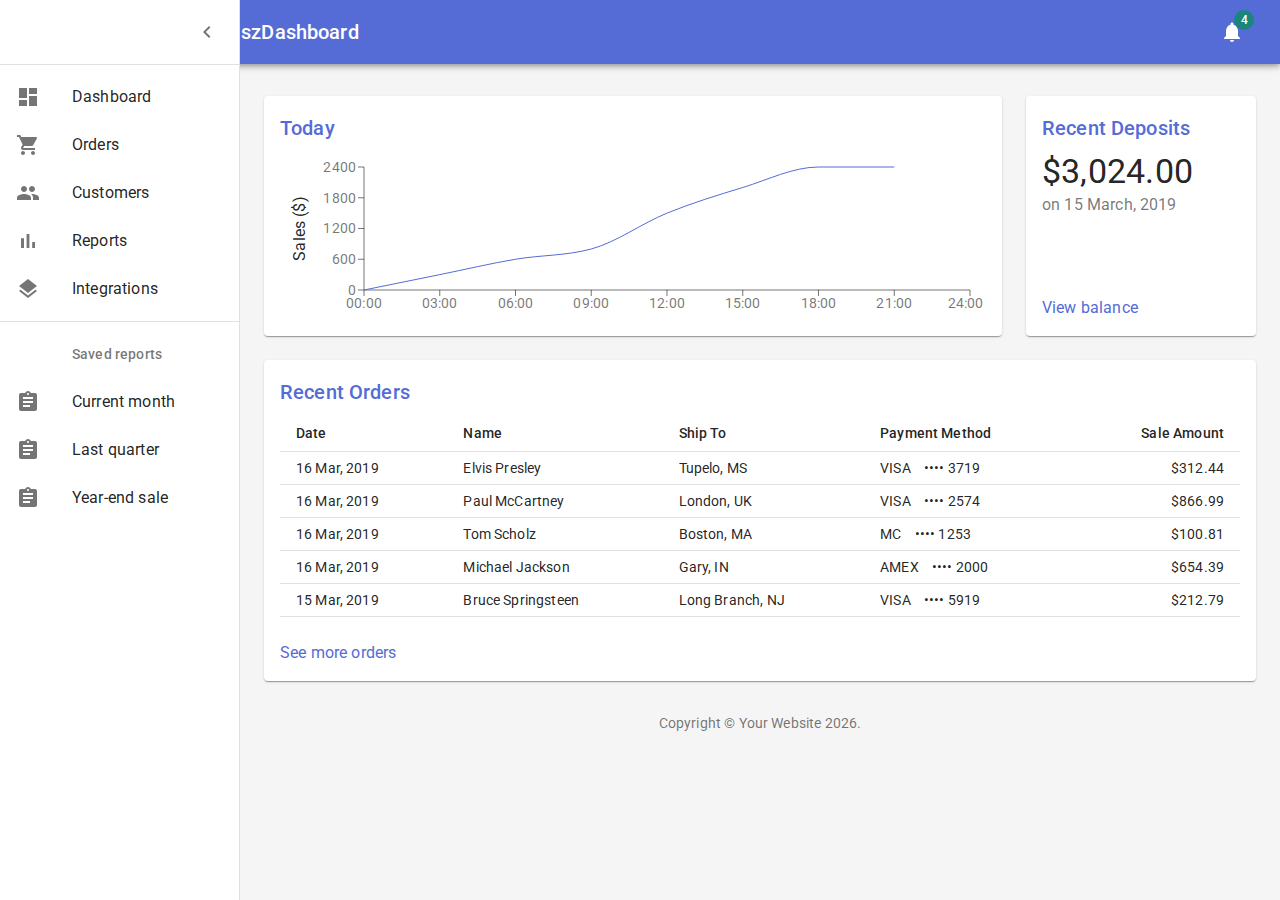
<file: index.html>
<!DOCTYPE html><html><head><meta charSet="utf-8"/><meta http-equiv="x-ua-compatible" content="ie=edge"/><meta name="viewport" content="width=device-width, initial-scale=1, shrink-to-fit=no"/><style data-href="/styles.2ede13fd3fc5569bf501.css" id="gatsby-global-css">body{margin:0;font-family:-apple-system,BlinkMacSystemFont,Segoe UI,Roboto,Oxygen,Ubuntu,Cantarell,Fira Sans,Droid Sans,Helvetica Neue,sans-serif;-webkit-font-smoothing:antialiased;-moz-osx-font-smoothing:grayscale}code{font-family:source-code-pro,Menlo,Monaco,Consolas,Courier New,monospace}.SZApp{text-align:center}.SZApp-logo{height:40vmin;pointer-events:none}@media (prefers-reduced-motion:no-preference){.SZApp-logo{animation:SZApp-logo-spin 20s linear infinite}}.SZApp-header{background-color:#282c34;min-height:100vh;display:flex;flex-direction:column;align-items:center;justify-content:center;font-size:calc(10px + 2vmin);color:#fff}.SZApp-link{color:#61dafb}@keyframes SZApp-logo-spin{0%{transform:rotate(0deg)}to{transform:rotate(1turn)}}</style><meta name="generator" content="Gatsby 2.32.3"/><style id="jss-server-side">.MuiDrawer-docked{flex:0 0 auto}.MuiDrawer-paper{top:0;flex:1 0 auto;height:100%;display:flex;outline:0;z-index:1200;position:fixed;overflow-y:auto;flex-direction:column;-webkit-overflow-scrolling:touch}.MuiDrawer-paperAnchorLeft{left:0;right:auto}.MuiDrawer-paperAnchorRight{left:auto;right:0}.MuiDrawer-paperAnchorTop{top:0;left:0;right:0;bottom:auto;height:auto;max-height:100%}.MuiDrawer-paperAnchorBottom{top:auto;left:0;right:0;bottom:0;height:auto;max-height:100%}.MuiDrawer-paperAnchorDockedLeft{border-right:1px solid rgba(0,0,0,.12)}.MuiDrawer-paperAnchorDockedTop{border-bottom:1px solid rgba(0,0,0,.12)}.MuiDrawer-paperAnchorDockedRight{border-left:1px solid rgba(0,0,0,.12)}.MuiDrawer-paperAnchorDockedBottom{border-top:1px solid rgba(0,0,0,.12)}.MuiTableCell-root{display:table-cell;padding:16px;font-size:.875rem;text-align:left;font-family:Roboto,Helvetica,Arial,sans-serif;font-weight:400;line-height:1.43;border-bottom:1px solid #e0e0e0;letter-spacing:.01071em;vertical-align:inherit}.MuiTableCell-head{color:rgba(0,0,0,.87);font-weight:500;line-height:1.5rem}.MuiTableCell-body{color:rgba(0,0,0,.87)}.MuiTableCell-footer{color:rgba(0,0,0,.54);font-size:.75rem;line-height:1.3125rem}.MuiTableCell-sizeSmall{padding:6px 16px}.MuiTableCell-sizeSmall.MuiTableCell-paddingCheckbox{width:24px;padding:0 12px 0 16px}.MuiTableCell-sizeSmall.MuiTableCell-paddingCheckbox>*{padding:0}.MuiTableCell-paddingCheckbox{width:48px;padding:0 0 0 4px}.MuiTableCell-paddingNone{padding:0}.MuiTableCell-alignLeft{text-align:left}.MuiTableCell-alignCenter{text-align:center}.MuiTableCell-alignRight{text-align:right;flex-direction:row-reverse}.MuiTableCell-alignJustify{text-align:justify}.MuiTableCell-stickyHeader{top:0;left:0;z-index:2;position:-webkit-sticky;position:sticky;background-color:#fff}.jss1{padding-right:24px}.jss2{display:flex;padding:0 8px;min-height:56px;align-items:center;justify-content:flex-end}@media (min-width:0px) and (orientation:landscape){.jss2{min-height:48px}}@media (min-width:600px){.jss2{min-height:64px}}.jss3{z-index:1201;transition:width 195ms cubic-bezier(.4,0,.6,1) 0s,margin 195ms cubic-bezier(.4,0,.6,1) 0s}.jss4{width:calc(100% - 240px);transition:width 225ms cubic-bezier(.4,0,.6,1) 0s,margin 225ms cubic-bezier(.4,0,.6,1) 0s;margin-left:240px}.jss5{margin-right:36px}.jss6{display:none}.jss7{width:240px;position:relative;box-sizing:border-box;transition:width 225ms cubic-bezier(.4,0,.6,1) 0s;white-space:nowrap}.jss8{width:56px;overflow-x:hidden;transition:width 195ms cubic-bezier(.4,0,.6,1) 0s}@media (min-width:600px){.jss8{width:72px}}.jss9{min-height:56px}@media (min-width:0px) and (orientation:landscape){.jss9{min-height:48px}}@media (min-width:600px){.jss9{min-height:64px}}</style><title data-react-helmet="true"></title><link data-react-helmet="true" href="https://fonts.googleapis.com/css?family=Roboto:400,500,700&amp;display=swap" rel="stylesheet"/><meta data-react-helmet="true" name="viewport" content="initial-scale=1, width=device-width"/><link as="script" rel="preload" href="/webpack-runtime-06281d6cc81f910197bb.js"/><link as="script" rel="preload" href="/framework-cb37257835832d9565ad.js"/><link as="script" rel="preload" href="/app-b4f35aa07eeab828e79e.js"/><link as="script" rel="preload" href="/styles-540f25bd5e5cb35d6f53.js"/><link as="script" rel="preload" href="/commons-dde5ada4bcb9fe601f67.js"/><link as="script" rel="preload" href="/7598f5c153d917feee09bcdbb08ba8b0bdf896ac-5d44127b56e440a4b9e6.js"/><link as="script" rel="preload" href="/e73882fb2dc9695678150c844212755149d19f19-fcc68952013297e457ad.js"/><link as="script" rel="preload" href="/0ecc82bcee60f3cc1402b9c54e625aafe41d940b-99a328e1c442cbaaedc7.js"/><link as="script" rel="preload" href="/component---src-pages-index-js-a4d920208114480cff53.js"/><link as="fetch" rel="preload" href="/page-data\index\page-data.json" crossorigin="anonymous"/><link as="fetch" rel="preload" href="/page-data\app-data.json" crossorigin="anonymous"/></head><body><div id="___gatsby"><style data-emotion="css-global o6gwfi">html{-webkit-font-smoothing:antialiased;-moz-osx-font-smoothing:grayscale;box-sizing:border-box;-webkit-text-size-adjust:100%;}*,*::before,*::after{box-sizing:inherit;}strong,b{font-weight:700;}body{margin:0;color:rgba(0, 0, 0, 0.87);font-family:"Roboto","Helvetica","Arial",sans-serif;font-weight:400;font-size:1rem;line-height:1.5;letter-spacing:0.00938em;background-color:#fff;}@media print{body{background-color:#fff;}}body::backdrop{background-color:#fff;}</style><div style="outline:none" tabindex="-1" id="gatsby-focus-wrapper"><style data-emotion="css 15fev7r-MuiGrid-root">.css-15fev7r-MuiGrid-root{box-sizing:border-box;display:-webkit-box;display:-webkit-flex;display:-ms-flexbox;display:flex;-webkit-box-flex-wrap:wrap;-webkit-flex-wrap:wrap;-ms-flex-wrap:wrap;flex-wrap:wrap;width:100%;}</style><div class="MuiGrid-root MuiGrid-container css-15fev7r-MuiGrid-root" justify="center"><style data-emotion="css 1lomthf">.css-1lomthf{display:-webkit-box;display:-webkit-flex;display:-ms-flexbox;display:flex;}</style><div class="css-1lomthf"><style data-emotion="css-global o6gwfi">html{-webkit-font-smoothing:antialiased;-moz-osx-font-smoothing:grayscale;box-sizing:border-box;-webkit-text-size-adjust:100%;}*,*::before,*::after{box-sizing:inherit;}strong,b{font-weight:700;}body{margin:0;color:rgba(0, 0, 0, 0.87);font-family:"Roboto","Helvetica","Arial",sans-serif;font-weight:400;font-size:1rem;line-height:1.5;letter-spacing:0.00938em;background-color:#fff;}@media print{body{background-color:#fff;}}body::backdrop{background-color:#fff;}</style><style data-emotion="css 6pex5k-MuiAppBar-root">.css-6pex5k-MuiAppBar-root{display:-webkit-box;display:-webkit-flex;display:-ms-flexbox;display:flex;-webkit-flex-direction:column;-ms-flex-direction:column;flex-direction:column;width:100%;box-sizing:border-box;-webkit-flex-shrink:0;-ms-flex-negative:0;flex-shrink:0;position:absolute;z-index:1100;top:0;left:auto;right:0;background-color:#556cd6;color:#fff;}</style><style data-emotion="css 1s2emsa-MuiPaper-root-MuiAppBar-root">.css-1s2emsa-MuiPaper-root-MuiAppBar-root{background-color:#fff;color:rgba(0, 0, 0, 0.87);-webkit-transition:box-shadow 300ms cubic-bezier(0.4, 0, 0.2, 1) 0ms;transition:box-shadow 300ms cubic-bezier(0.4, 0, 0.2, 1) 0ms;box-shadow:0px 2px 4px -1px rgba(0,0,0,0.2),0px 4px 5px 0px rgba(0,0,0,0.14),0px 1px 10px 0px rgba(0,0,0,0.12);display:-webkit-box;display:-webkit-flex;display:-ms-flexbox;display:flex;-webkit-flex-direction:column;-ms-flex-direction:column;flex-direction:column;width:100%;box-sizing:border-box;-webkit-flex-shrink:0;-ms-flex-negative:0;flex-shrink:0;position:absolute;z-index:1100;top:0;left:auto;right:0;background-color:#556cd6;color:#fff;}</style><header class="MuiPaper-root MuiPaper-elevation MuiPaper-elevation4 MuiAppBar-root MuiAppBar-colorPrimary MuiAppBar-positionAbsolute jss3 jss4 css-1s2emsa-MuiPaper-root-MuiAppBar-root"><style data-emotion="css 1t29gy6-MuiToolbar-root">.css-1t29gy6-MuiToolbar-root{position:relative;display:-webkit-box;display:-webkit-flex;display:-ms-flexbox;display:flex;-webkit-align-items:center;-webkit-box-align:center;-ms-flex-align:center;align-items:center;padding-left:16px;padding-right:16px;min-height:56px;}@media (min-width:600px){.css-1t29gy6-MuiToolbar-root{padding-left:24px;padding-right:24px;}}@media (min-width:0px) and (orientation: landscape){.css-1t29gy6-MuiToolbar-root{min-height:48px;}}@media (min-width:600px){.css-1t29gy6-MuiToolbar-root{min-height:64px;}}</style><div class="MuiToolbar-root MuiToolbar-gutters MuiToolbar-regular jss1 css-1t29gy6-MuiToolbar-root"><style data-emotion="css 64449b-MuiIconButton-root">.css-64449b-MuiIconButton-root{text-align:center;-webkit-flex:0 0 auto;-ms-flex:0 0 auto;flex:0 0 auto;font-size:1.5rem;padding:12px;border-radius:50%;overflow:visible;color:rgba(0, 0, 0, 0.54);-webkit-transition:background-color 150ms cubic-bezier(0.4, 0, 0.2, 1) 0ms;transition:background-color 150ms cubic-bezier(0.4, 0, 0.2, 1) 0ms;margin-left:-12px;color:inherit;}.css-64449b-MuiIconButton-root:hover{background-color:rgba(0, 0, 0, 0.04);}@media (hover: none){.css-64449b-MuiIconButton-root:hover{background-color:transparent;}}.css-64449b-MuiIconButton-root.Mui-disabled{background-color:transparent;color:rgba(0, 0, 0, 0.26);}</style><style data-emotion="css 1quinol-MuiButtonBase-root-MuiIconButton-root">.css-1quinol-MuiButtonBase-root-MuiIconButton-root{display:-webkit-inline-box;display:-webkit-inline-flex;display:-ms-inline-flexbox;display:inline-flex;-webkit-align-items:center;-webkit-box-align:center;-ms-flex-align:center;align-items:center;-webkit-box-pack:center;-ms-flex-pack:center;-webkit-justify-content:center;justify-content:center;position:relative;box-sizing:border-box;-webkit-tap-highlight-color:transparent;background-color:transparent;outline:0;border:0;margin:0;border-radius:0;padding:0;cursor:pointer;-webkit-user-select:none;-moz-user-select:none;-ms-user-select:none;user-select:none;vertical-align:middle;-moz-appearance:none;-webkit-appearance:none;-webkit-text-decoration:none;text-decoration:none;color:inherit;text-align:center;-webkit-flex:0 0 auto;-ms-flex:0 0 auto;flex:0 0 auto;font-size:1.5rem;padding:12px;border-radius:50%;overflow:visible;color:rgba(0, 0, 0, 0.54);-webkit-transition:background-color 150ms cubic-bezier(0.4, 0, 0.2, 1) 0ms;transition:background-color 150ms cubic-bezier(0.4, 0, 0.2, 1) 0ms;margin-left:-12px;color:inherit;}.css-1quinol-MuiButtonBase-root-MuiIconButton-root::-moz-focus-inner{border-style:none;}.css-1quinol-MuiButtonBase-root-MuiIconButton-root.Mui-disabled{pointer-events:none;cursor:default;}@media print{.css-1quinol-MuiButtonBase-root-MuiIconButton-root{color-adjust:exact;}}.css-1quinol-MuiButtonBase-root-MuiIconButton-root:hover{background-color:rgba(0, 0, 0, 0.04);}@media (hover: none){.css-1quinol-MuiButtonBase-root-MuiIconButton-root:hover{background-color:transparent;}}.css-1quinol-MuiButtonBase-root-MuiIconButton-root.Mui-disabled{background-color:transparent;color:rgba(0, 0, 0, 0.26);}</style><button class="MuiButtonBase-root MuiIconButton-root MuiIconButton-colorInherit MuiIconButton-edgeStart MuiIconButton-sizeMedium jss5 jss6 css-1quinol-MuiButtonBase-root-MuiIconButton-root" tabindex="0" type="button" aria-label="open drawer"><style data-emotion="css 4jkopv-MuiIconButton-label">.css-4jkopv-MuiIconButton-label{width:100%;display:-webkit-box;display:-webkit-flex;display:-ms-flexbox;display:flex;-webkit-align-items:inherit;-webkit-box-align:inherit;-ms-flex-align:inherit;align-items:inherit;-webkit-box-pack:inherit;-ms-flex-pack:inherit;-webkit-justify-content:inherit;justify-content:inherit;}</style><span class="MuiIconButton-label css-4jkopv-MuiIconButton-label">       <style data-emotion="css i4bv87-MuiSvgIcon-root">.css-i4bv87-MuiSvgIcon-root{-webkit-user-select:none;-moz-user-select:none;-ms-user-select:none;user-select:none;width:1em;height:1em;display:inline-block;fill:currentColor;-webkit-flex-shrink:0;-ms-flex-negative:0;flex-shrink:0;-webkit-transition:fill 200ms cubic-bezier(0.4, 0, 0.2, 1) 0ms;transition:fill 200ms cubic-bezier(0.4, 0, 0.2, 1) 0ms;font-size:1.5rem;}</style><svg class="MuiSvgIcon-root MuiSvgIcon-fontSizeMedium css-i4bv87-MuiSvgIcon-root" focusable="false" viewBox="0 0 24 24" aria-hidden="true" data-testid="MenuIcon"><path d="M3 18h18v-2H3v2zm0-5h18v-2H3v2zm0-7v2h18V6H3z"></path></svg>         </span></button><style data-emotion="css 1avfqrq-MuiTypography-root">.css-1avfqrq-MuiTypography-root{margin:0;font-family:"Roboto","Helvetica","Arial",sans-serif;font-weight:500;font-size:1.25rem;line-height:1.6;letter-spacing:0.0075em;overflow:hidden;text-overflow:ellipsis;white-space:nowrap;color:inherit;-webkit-box-flex:1;-webkit-flex-grow:1;-ms-flex-positive:1;flex-grow:1;padding-left:176px;}</style><h1 class="MuiTypography-root MuiTypography-h6 MuiTypography-noWrap css-1avfqrq-MuiTypography-root"> szDashboard </h1><style data-emotion="css u63oub-MuiIconButton-root">.css-u63oub-MuiIconButton-root{text-align:center;-webkit-flex:0 0 auto;-ms-flex:0 0 auto;flex:0 0 auto;font-size:1.5rem;padding:12px;border-radius:50%;overflow:visible;color:rgba(0, 0, 0, 0.54);-webkit-transition:background-color 150ms cubic-bezier(0.4, 0, 0.2, 1) 0ms;transition:background-color 150ms cubic-bezier(0.4, 0, 0.2, 1) 0ms;color:inherit;}.css-u63oub-MuiIconButton-root:hover{background-color:rgba(0, 0, 0, 0.04);}@media (hover: none){.css-u63oub-MuiIconButton-root:hover{background-color:transparent;}}.css-u63oub-MuiIconButton-root.Mui-disabled{background-color:transparent;color:rgba(0, 0, 0, 0.26);}</style><style data-emotion="css 1drqkcs-MuiButtonBase-root-MuiIconButton-root">.css-1drqkcs-MuiButtonBase-root-MuiIconButton-root{display:-webkit-inline-box;display:-webkit-inline-flex;display:-ms-inline-flexbox;display:inline-flex;-webkit-align-items:center;-webkit-box-align:center;-ms-flex-align:center;align-items:center;-webkit-box-pack:center;-ms-flex-pack:center;-webkit-justify-content:center;justify-content:center;position:relative;box-sizing:border-box;-webkit-tap-highlight-color:transparent;background-color:transparent;outline:0;border:0;margin:0;border-radius:0;padding:0;cursor:pointer;-webkit-user-select:none;-moz-user-select:none;-ms-user-select:none;user-select:none;vertical-align:middle;-moz-appearance:none;-webkit-appearance:none;-webkit-text-decoration:none;text-decoration:none;color:inherit;text-align:center;-webkit-flex:0 0 auto;-ms-flex:0 0 auto;flex:0 0 auto;font-size:1.5rem;padding:12px;border-radius:50%;overflow:visible;color:rgba(0, 0, 0, 0.54);-webkit-transition:background-color 150ms cubic-bezier(0.4, 0, 0.2, 1) 0ms;transition:background-color 150ms cubic-bezier(0.4, 0, 0.2, 1) 0ms;color:inherit;}.css-1drqkcs-MuiButtonBase-root-MuiIconButton-root::-moz-focus-inner{border-style:none;}.css-1drqkcs-MuiButtonBase-root-MuiIconButton-root.Mui-disabled{pointer-events:none;cursor:default;}@media print{.css-1drqkcs-MuiButtonBase-root-MuiIconButton-root{color-adjust:exact;}}.css-1drqkcs-MuiButtonBase-root-MuiIconButton-root:hover{background-color:rgba(0, 0, 0, 0.04);}@media (hover: none){.css-1drqkcs-MuiButtonBase-root-MuiIconButton-root:hover{background-color:transparent;}}.css-1drqkcs-MuiButtonBase-root-MuiIconButton-root.Mui-disabled{background-color:transparent;color:rgba(0, 0, 0, 0.26);}</style><button class="MuiButtonBase-root MuiIconButton-root MuiIconButton-colorInherit MuiIconButton-sizeMedium css-1drqkcs-MuiButtonBase-root-MuiIconButton-root" tabindex="0" type="button"><span class="MuiIconButton-label css-4jkopv-MuiIconButton-label"><style data-emotion="css 1c32n2y-MuiBadge-root">.css-1c32n2y-MuiBadge-root{position:relative;display:-webkit-inline-box;display:-webkit-inline-flex;display:-ms-inline-flexbox;display:inline-flex;vertical-align:middle;-webkit-flex-shrink:0;-ms-flex-negative:0;flex-shrink:0;}</style><span class="MuiBadge-root css-1c32n2y-MuiBadge-root"><svg class="MuiSvgIcon-root MuiSvgIcon-fontSizeMedium css-i4bv87-MuiSvgIcon-root" focusable="false" viewBox="0 0 24 24" aria-hidden="true" data-testid="NotificationsIcon"><path d="M12 22c1.1 0 2-.9 2-2h-4c0 1.1.89 2 2 2zm6-6v-5c0-3.07-1.64-5.64-4.5-6.32V4c0-.83-.67-1.5-1.5-1.5s-1.5.67-1.5 1.5v.68C7.63 5.36 6 7.92 6 11v5l-2 2v1h16v-1l-2-2z"></path></svg><style data-emotion="css 7hbaih-MuiBadge-badge">.css-7hbaih-MuiBadge-badge{display:-webkit-box;display:-webkit-flex;display:-ms-flexbox;display:flex;-webkit-flex-direction:row;-ms-flex-direction:row;flex-direction:row;-webkit-box-flex-wrap:wrap;-webkit-flex-wrap:wrap;-ms-flex-wrap:wrap;flex-wrap:wrap;-webkit-box-pack:center;-ms-flex-pack:center;-webkit-justify-content:center;justify-content:center;-webkit-align-content:center;-ms-flex-line-pack:center;align-content:center;-webkit-align-items:center;-webkit-box-align:center;-ms-flex-align:center;align-items:center;position:absolute;box-sizing:border-box;font-family:"Roboto","Helvetica","Arial",sans-serif;font-weight:500;font-size:0.75rem;min-width:20px;line-height:1;padding:0 6px;height:20px;border-radius:10px;z-index:1;-webkit-transition:-webkit-transform 225ms cubic-bezier(0.4, 0, 0.2, 1) 0ms;transition:transform 225ms cubic-bezier(0.4, 0, 0.2, 1) 0ms;background-color:#19857b;color:#fff;top:0;right:0;-webkit-transform:scale(1) translate(50%, -50%);-moz-transform:scale(1) translate(50%, -50%);-ms-transform:scale(1) translate(50%, -50%);transform:scale(1) translate(50%, -50%);transform-origin:100% 0%;}.css-7hbaih-MuiBadge-badge.MuiBadge-invisible{-webkit-transform:scale(0) translate(50%, -50%);-moz-transform:scale(0) translate(50%, -50%);-ms-transform:scale(0) translate(50%, -50%);transform:scale(0) translate(50%, -50%);}</style><span class="MuiBadge-colorSecondary MuiBadge-badge MuiBadge-standard MuiBadge-anchorOriginTopRightRectangular css-7hbaih-MuiBadge-badge">4</span></span></span></button>        </div></header><div class="MuiDrawer-root MuiDrawer-docked"><style data-emotion="css 9mq7az-MuiPaper-root">.css-9mq7az-MuiPaper-root{background-color:#fff;color:rgba(0, 0, 0, 0.87);-webkit-transition:box-shadow 300ms cubic-bezier(0.4, 0, 0.2, 1) 0ms;transition:box-shadow 300ms cubic-bezier(0.4, 0, 0.2, 1) 0ms;box-shadow:none;}</style><div class="MuiPaper-root MuiPaper-elevation MuiPaper-elevation0 MuiDrawer-paper jss7 MuiDrawer-paperAnchorLeft MuiDrawer-paperAnchorDockedLeft css-9mq7az-MuiPaper-root"><div class="jss2"><style data-emotion="css 18fjo1x-MuiIconButton-root">.css-18fjo1x-MuiIconButton-root{text-align:center;-webkit-flex:0 0 auto;-ms-flex:0 0 auto;flex:0 0 auto;font-size:1.5rem;padding:12px;border-radius:50%;overflow:visible;color:rgba(0, 0, 0, 0.54);-webkit-transition:background-color 150ms cubic-bezier(0.4, 0, 0.2, 1) 0ms;transition:background-color 150ms cubic-bezier(0.4, 0, 0.2, 1) 0ms;}.css-18fjo1x-MuiIconButton-root:hover{background-color:rgba(0, 0, 0, 0.04);}@media (hover: none){.css-18fjo1x-MuiIconButton-root:hover{background-color:transparent;}}.css-18fjo1x-MuiIconButton-root.Mui-disabled{background-color:transparent;color:rgba(0, 0, 0, 0.26);}</style><style data-emotion="css 1uaxfgw-MuiButtonBase-root-MuiIconButton-root">.css-1uaxfgw-MuiButtonBase-root-MuiIconButton-root{display:-webkit-inline-box;display:-webkit-inline-flex;display:-ms-inline-flexbox;display:inline-flex;-webkit-align-items:center;-webkit-box-align:center;-ms-flex-align:center;align-items:center;-webkit-box-pack:center;-ms-flex-pack:center;-webkit-justify-content:center;justify-content:center;position:relative;box-sizing:border-box;-webkit-tap-highlight-color:transparent;background-color:transparent;outline:0;border:0;margin:0;border-radius:0;padding:0;cursor:pointer;-webkit-user-select:none;-moz-user-select:none;-ms-user-select:none;user-select:none;vertical-align:middle;-moz-appearance:none;-webkit-appearance:none;-webkit-text-decoration:none;text-decoration:none;color:inherit;text-align:center;-webkit-flex:0 0 auto;-ms-flex:0 0 auto;flex:0 0 auto;font-size:1.5rem;padding:12px;border-radius:50%;overflow:visible;color:rgba(0, 0, 0, 0.54);-webkit-transition:background-color 150ms cubic-bezier(0.4, 0, 0.2, 1) 0ms;transition:background-color 150ms cubic-bezier(0.4, 0, 0.2, 1) 0ms;}.css-1uaxfgw-MuiButtonBase-root-MuiIconButton-root::-moz-focus-inner{border-style:none;}.css-1uaxfgw-MuiButtonBase-root-MuiIconButton-root.Mui-disabled{pointer-events:none;cursor:default;}@media print{.css-1uaxfgw-MuiButtonBase-root-MuiIconButton-root{color-adjust:exact;}}.css-1uaxfgw-MuiButtonBase-root-MuiIconButton-root:hover{background-color:rgba(0, 0, 0, 0.04);}@media (hover: none){.css-1uaxfgw-MuiButtonBase-root-MuiIconButton-root:hover{background-color:transparent;}}.css-1uaxfgw-MuiButtonBase-root-MuiIconButton-root.Mui-disabled{background-color:transparent;color:rgba(0, 0, 0, 0.26);}</style><button class="MuiButtonBase-root MuiIconButton-root MuiIconButton-sizeMedium css-1uaxfgw-MuiButtonBase-root-MuiIconButton-root" tabindex="0" type="button"><span class="MuiIconButton-label css-4jkopv-MuiIconButton-label"><svg class="MuiSvgIcon-root MuiSvgIcon-fontSizeMedium css-i4bv87-MuiSvgIcon-root" focusable="false" viewBox="0 0 24 24" aria-hidden="true" data-testid="ChevronLeftIcon"><path d="M15.41 7.41L14 6l-6 6 6 6 1.41-1.41L10.83 12z"></path></svg></span></button></div><style data-emotion="css 9mgopn-MuiDivider-root">.css-9mgopn-MuiDivider-root{margin:0;-webkit-flex-shrink:0;-ms-flex-negative:0;flex-shrink:0;border-width:0;border-style:solid;border-color:rgba(0, 0, 0, 0.12);border-bottom-width:thin;}</style><hr class="MuiDivider-root MuiDivider-fullWidth css-9mgopn-MuiDivider-root"/><style data-emotion="css h4y409-MuiList-root">.css-h4y409-MuiList-root{list-style:none;margin:0;padding:0;position:relative;padding-top:8px;padding-bottom:8px;}</style><ul class="MuiList-root MuiList-padding css-h4y409-MuiList-root"><div><style data-emotion="css 1aicf9f-MuiListItem-root">.css-1aicf9f-MuiListItem-root{display:-webkit-box;display:-webkit-flex;display:-ms-flexbox;display:flex;-webkit-box-pack:start;-ms-flex-pack:start;-webkit-justify-content:flex-start;justify-content:flex-start;-webkit-align-items:center;-webkit-box-align:center;-ms-flex-align:center;align-items:center;position:relative;-webkit-text-decoration:none;text-decoration:none;width:100%;box-sizing:border-box;text-align:left;padding-top:8px;padding-bottom:8px;padding-left:16px;padding-right:16px;-webkit-transition:background-color 150ms cubic-bezier(0.4, 0, 0.2, 1) 0ms;transition:background-color 150ms cubic-bezier(0.4, 0, 0.2, 1) 0ms;}.css-1aicf9f-MuiListItem-root.Mui-focusVisible{background-color:rgba(0, 0, 0, 0.12);}.css-1aicf9f-MuiListItem-root.Mui-selected{background-color:rgba(85, 108, 214, 0.08);}.css-1aicf9f-MuiListItem-root.Mui-selected.Mui-focusVisible{background-color:rgba(85, 108, 214, 0.2);}.css-1aicf9f-MuiListItem-root.Mui-disabled{opacity:0.38;}.css-1aicf9f-MuiListItem-root:hover{-webkit-text-decoration:none;text-decoration:none;background-color:rgba(0, 0, 0, 0.04);}@media (hover: none){.css-1aicf9f-MuiListItem-root:hover{background-color:transparent;}}.css-1aicf9f-MuiListItem-root.Mui-selected:hover{background-color:rgba(85, 108, 214, 0.12);}@media (hover: none){.css-1aicf9f-MuiListItem-root.Mui-selected:hover{background-color:rgba(85, 108, 214, 0.08);}}</style><style data-emotion="css 1hx7mdf-MuiButtonBase-root-MuiListItem-root">.css-1hx7mdf-MuiButtonBase-root-MuiListItem-root{display:-webkit-inline-box;display:-webkit-inline-flex;display:-ms-inline-flexbox;display:inline-flex;-webkit-align-items:center;-webkit-box-align:center;-ms-flex-align:center;align-items:center;-webkit-box-pack:center;-ms-flex-pack:center;-webkit-justify-content:center;justify-content:center;position:relative;box-sizing:border-box;-webkit-tap-highlight-color:transparent;background-color:transparent;outline:0;border:0;margin:0;border-radius:0;padding:0;cursor:pointer;-webkit-user-select:none;-moz-user-select:none;-ms-user-select:none;user-select:none;vertical-align:middle;-moz-appearance:none;-webkit-appearance:none;-webkit-text-decoration:none;text-decoration:none;color:inherit;display:-webkit-box;display:-webkit-flex;display:-ms-flexbox;display:flex;-webkit-box-pack:start;-ms-flex-pack:start;-webkit-justify-content:flex-start;justify-content:flex-start;-webkit-align-items:center;-webkit-box-align:center;-ms-flex-align:center;align-items:center;position:relative;-webkit-text-decoration:none;text-decoration:none;width:100%;box-sizing:border-box;text-align:left;padding-top:8px;padding-bottom:8px;padding-left:16px;padding-right:16px;-webkit-transition:background-color 150ms cubic-bezier(0.4, 0, 0.2, 1) 0ms;transition:background-color 150ms cubic-bezier(0.4, 0, 0.2, 1) 0ms;}.css-1hx7mdf-MuiButtonBase-root-MuiListItem-root::-moz-focus-inner{border-style:none;}.css-1hx7mdf-MuiButtonBase-root-MuiListItem-root.Mui-disabled{pointer-events:none;cursor:default;}@media print{.css-1hx7mdf-MuiButtonBase-root-MuiListItem-root{color-adjust:exact;}}.css-1hx7mdf-MuiButtonBase-root-MuiListItem-root.Mui-focusVisible{background-color:rgba(0, 0, 0, 0.12);}.css-1hx7mdf-MuiButtonBase-root-MuiListItem-root.Mui-selected{background-color:rgba(85, 108, 214, 0.08);}.css-1hx7mdf-MuiButtonBase-root-MuiListItem-root.Mui-selected.Mui-focusVisible{background-color:rgba(85, 108, 214, 0.2);}.css-1hx7mdf-MuiButtonBase-root-MuiListItem-root.Mui-disabled{opacity:0.38;}.css-1hx7mdf-MuiButtonBase-root-MuiListItem-root:hover{-webkit-text-decoration:none;text-decoration:none;background-color:rgba(0, 0, 0, 0.04);}@media (hover: none){.css-1hx7mdf-MuiButtonBase-root-MuiListItem-root:hover{background-color:transparent;}}.css-1hx7mdf-MuiButtonBase-root-MuiListItem-root.Mui-selected:hover{background-color:rgba(85, 108, 214, 0.12);}@media (hover: none){.css-1hx7mdf-MuiButtonBase-root-MuiListItem-root.Mui-selected:hover{background-color:rgba(85, 108, 214, 0.08);}}</style><div class="MuiButtonBase-root MuiListItem-root MuiListItem-gutters MuiListItem-button css-1hx7mdf-MuiButtonBase-root-MuiListItem-root" tabindex="0" role="button" aria-disabled="false"><style data-emotion="css cveggr-MuiListItemIcon-root">.css-cveggr-MuiListItemIcon-root{min-width:56px;color:rgba(0, 0, 0, 0.54);-webkit-flex-shrink:0;-ms-flex-negative:0;flex-shrink:0;display:-webkit-inline-box;display:-webkit-inline-flex;display:-ms-inline-flexbox;display:inline-flex;}</style><div class="MuiListItemIcon-root css-cveggr-MuiListItemIcon-root"><svg class="MuiSvgIcon-root MuiSvgIcon-fontSizeMedium css-i4bv87-MuiSvgIcon-root" focusable="false" viewBox="0 0 24 24" aria-hidden="true" data-testid="DashboardIcon"><path d="M3 13h8V3H3v10zm0 8h8v-6H3v6zm10 0h8V11h-8v10zm0-18v6h8V3h-8z"></path></svg></div><style data-emotion="css tlelie-MuiListItemText-root">.css-tlelie-MuiListItemText-root{-webkit-flex:1 1 auto;-ms-flex:1 1 auto;flex:1 1 auto;min-width:0;margin-top:4px;margin-bottom:4px;}</style><div class="MuiListItemText-root css-tlelie-MuiListItemText-root"><style data-emotion="css 10hburv-MuiTypography-root">.css-10hburv-MuiTypography-root{margin:0;font-family:"Roboto","Helvetica","Arial",sans-serif;font-weight:400;font-size:1rem;line-height:1.5;letter-spacing:0.00938em;display:block;}</style><span class="MuiTypography-root MuiTypography-body1 MuiListItemText-primary css-10hburv-MuiTypography-root">Dashboard</span></div></div><div class="MuiButtonBase-root MuiListItem-root MuiListItem-gutters MuiListItem-button css-1hx7mdf-MuiButtonBase-root-MuiListItem-root" tabindex="0" role="button" aria-disabled="false"><div class="MuiListItemIcon-root css-cveggr-MuiListItemIcon-root"><svg class="MuiSvgIcon-root MuiSvgIcon-fontSizeMedium css-i4bv87-MuiSvgIcon-root" focusable="false" viewBox="0 0 24 24" aria-hidden="true" data-testid="ShoppingCartIcon"><path d="M7 18c-1.1 0-1.99.9-1.99 2S5.9 22 7 22s2-.9 2-2-.9-2-2-2zM1 2v2h2l3.6 7.59-1.35 2.45c-.16.28-.25.61-.25.96 0 1.1.9 2 2 2h12v-2H7.42c-.14 0-.25-.11-.25-.25l.03-.12.9-1.63h7.45c.75 0 1.41-.41 1.75-1.03l3.58-6.49c.08-.14.12-.31.12-.48 0-.55-.45-1-1-1H5.21l-.94-2H1zm16 16c-1.1 0-1.99.9-1.99 2s.89 2 1.99 2 2-.9 2-2-.9-2-2-2z"></path></svg></div><div class="MuiListItemText-root css-tlelie-MuiListItemText-root"><span class="MuiTypography-root MuiTypography-body1 MuiListItemText-primary css-10hburv-MuiTypography-root">Orders</span></div></div><div class="MuiButtonBase-root MuiListItem-root MuiListItem-gutters MuiListItem-button css-1hx7mdf-MuiButtonBase-root-MuiListItem-root" tabindex="0" role="button" aria-disabled="false"><div class="MuiListItemIcon-root css-cveggr-MuiListItemIcon-root"><svg class="MuiSvgIcon-root MuiSvgIcon-fontSizeMedium css-i4bv87-MuiSvgIcon-root" focusable="false" viewBox="0 0 24 24" aria-hidden="true" data-testid="PeopleIcon"><path d="M16 11c1.66 0 2.99-1.34 2.99-3S17.66 5 16 5c-1.66 0-3 1.34-3 3s1.34 3 3 3zm-8 0c1.66 0 2.99-1.34 2.99-3S9.66 5 8 5C6.34 5 5 6.34 5 8s1.34 3 3 3zm0 2c-2.33 0-7 1.17-7 3.5V19h14v-2.5c0-2.33-4.67-3.5-7-3.5zm8 0c-.29 0-.62.02-.97.05 1.16.84 1.97 1.97 1.97 3.45V19h6v-2.5c0-2.33-4.67-3.5-7-3.5z"></path></svg></div><div class="MuiListItemText-root css-tlelie-MuiListItemText-root"><span class="MuiTypography-root MuiTypography-body1 MuiListItemText-primary css-10hburv-MuiTypography-root">Customers</span></div></div><div class="MuiButtonBase-root MuiListItem-root MuiListItem-gutters MuiListItem-button css-1hx7mdf-MuiButtonBase-root-MuiListItem-root" tabindex="0" role="button" aria-disabled="false"><div class="MuiListItemIcon-root css-cveggr-MuiListItemIcon-root"><svg class="MuiSvgIcon-root MuiSvgIcon-fontSizeMedium css-i4bv87-MuiSvgIcon-root" focusable="false" viewBox="0 0 24 24" aria-hidden="true" data-testid="BarChartIcon"><path d="M5 9.2h3V19H5zM10.6 5h2.8v14h-2.8zm5.6 8H19v6h-2.8z"></path></svg></div><div class="MuiListItemText-root css-tlelie-MuiListItemText-root"><span class="MuiTypography-root MuiTypography-body1 MuiListItemText-primary css-10hburv-MuiTypography-root">Reports</span></div></div><div class="MuiButtonBase-root MuiListItem-root MuiListItem-gutters MuiListItem-button css-1hx7mdf-MuiButtonBase-root-MuiListItem-root" tabindex="0" role="button" aria-disabled="false"><div class="MuiListItemIcon-root css-cveggr-MuiListItemIcon-root"><svg class="MuiSvgIcon-root MuiSvgIcon-fontSizeMedium css-i4bv87-MuiSvgIcon-root" focusable="false" viewBox="0 0 24 24" aria-hidden="true" data-testid="LayersIcon"><path d="M11.99 18.54l-7.37-5.73L3 14.07l9 7 9-7-1.63-1.27-7.38 5.74zM12 16l7.36-5.73L21 9l-9-7-9 7 1.63 1.27L12 16z"></path></svg></div><div class="MuiListItemText-root css-tlelie-MuiListItemText-root"><span class="MuiTypography-root MuiTypography-body1 MuiListItemText-primary css-10hburv-MuiTypography-root">Integrations</span></div></div></div></ul><hr class="MuiDivider-root MuiDivider-fullWidth css-9mgopn-MuiDivider-root"/><ul class="MuiList-root MuiList-padding css-h4y409-MuiList-root"><div><style data-emotion="css 1e0yljm-MuiListSubheader-root">.css-1e0yljm-MuiListSubheader-root{box-sizing:border-box;line-height:48px;list-style:none;color:rgba(0, 0, 0, 0.54);font-family:"Roboto","Helvetica","Arial",sans-serif;font-weight:500;font-size:0.875rem;padding-left:72px;padding-right:16px;-webkit-position:sticky;position:sticky;top:0;z-index:1;background-color:inherit;}</style><li class="MuiListSubheader-root MuiListSubheader-gutters MuiListSubheader-inset MuiListSubheader-sticky css-1e0yljm-MuiListSubheader-root">Saved reports</li><div class="MuiButtonBase-root MuiListItem-root MuiListItem-gutters MuiListItem-button css-1hx7mdf-MuiButtonBase-root-MuiListItem-root" tabindex="0" role="button" aria-disabled="false"><div class="MuiListItemIcon-root css-cveggr-MuiListItemIcon-root"><svg class="MuiSvgIcon-root MuiSvgIcon-fontSizeMedium css-i4bv87-MuiSvgIcon-root" focusable="false" viewBox="0 0 24 24" aria-hidden="true" data-testid="AssignmentIcon"><path d="M19 3h-4.18C14.4 1.84 13.3 1 12 1c-1.3 0-2.4.84-2.82 2H5c-1.1 0-2 .9-2 2v14c0 1.1.9 2 2 2h14c1.1 0 2-.9 2-2V5c0-1.1-.9-2-2-2zm-7 0c.55 0 1 .45 1 1s-.45 1-1 1-1-.45-1-1 .45-1 1-1zm2 14H7v-2h7v2zm3-4H7v-2h10v2zm0-4H7V7h10v2z"></path></svg></div><div class="MuiListItemText-root css-tlelie-MuiListItemText-root"><span class="MuiTypography-root MuiTypography-body1 MuiListItemText-primary css-10hburv-MuiTypography-root">Current month</span></div></div><div class="MuiButtonBase-root MuiListItem-root MuiListItem-gutters MuiListItem-button css-1hx7mdf-MuiButtonBase-root-MuiListItem-root" tabindex="0" role="button" aria-disabled="false"><div class="MuiListItemIcon-root css-cveggr-MuiListItemIcon-root"><svg class="MuiSvgIcon-root MuiSvgIcon-fontSizeMedium css-i4bv87-MuiSvgIcon-root" focusable="false" viewBox="0 0 24 24" aria-hidden="true" data-testid="AssignmentIcon"><path d="M19 3h-4.18C14.4 1.84 13.3 1 12 1c-1.3 0-2.4.84-2.82 2H5c-1.1 0-2 .9-2 2v14c0 1.1.9 2 2 2h14c1.1 0 2-.9 2-2V5c0-1.1-.9-2-2-2zm-7 0c.55 0 1 .45 1 1s-.45 1-1 1-1-.45-1-1 .45-1 1-1zm2 14H7v-2h7v2zm3-4H7v-2h10v2zm0-4H7V7h10v2z"></path></svg></div><div class="MuiListItemText-root css-tlelie-MuiListItemText-root"><span class="MuiTypography-root MuiTypography-body1 MuiListItemText-primary css-10hburv-MuiTypography-root">Last quarter</span></div></div><div class="MuiButtonBase-root MuiListItem-root MuiListItem-gutters MuiListItem-button css-1hx7mdf-MuiButtonBase-root-MuiListItem-root" tabindex="0" role="button" aria-disabled="false"><div class="MuiListItemIcon-root css-cveggr-MuiListItemIcon-root"><svg class="MuiSvgIcon-root MuiSvgIcon-fontSizeMedium css-i4bv87-MuiSvgIcon-root" focusable="false" viewBox="0 0 24 24" aria-hidden="true" data-testid="AssignmentIcon"><path d="M19 3h-4.18C14.4 1.84 13.3 1 12 1c-1.3 0-2.4.84-2.82 2H5c-1.1 0-2 .9-2 2v14c0 1.1.9 2 2 2h14c1.1 0 2-.9 2-2V5c0-1.1-.9-2-2-2zm-7 0c.55 0 1 .45 1 1s-.45 1-1 1-1-.45-1-1 .45-1 1-1zm2 14H7v-2h7v2zm3-4H7v-2h10v2zm0-4H7V7h10v2z"></path></svg></div><div class="MuiListItemText-root css-tlelie-MuiListItemText-root"><span class="MuiTypography-root MuiTypography-body1 MuiListItemText-primary css-10hburv-MuiTypography-root">Year-end sale</span></div></div></div></ul></div></div><style data-emotion="css 1vk05ry">.css-1vk05ry{background-color:#f5f5f5;-webkit-box-flex:1;-webkit-flex-grow:1;-ms-flex-positive:1;flex-grow:1;height:100vh;overflow:auto;}</style><main class="css-1vk05ry"><div class="jss9"></div><style data-emotion="css ah34wc-MuiContainer-root">.css-ah34wc-MuiContainer-root{width:100%;margin-left:auto;box-sizing:border-box;margin-right:auto;display:block;padding-left:16px;padding-right:16px;margin-top:32px;margin-bottom:32px;}@media (min-width:600px){.css-ah34wc-MuiContainer-root{padding-left:24px;padding-right:24px;}}@media (min-width:1280px){.css-ah34wc-MuiContainer-root{max-width:1280px;}}</style><div class="MuiContainer-root MuiContainer-maxWidthLg css-ah34wc-MuiContainer-root"><style data-emotion="css h51dfx-MuiGrid-root">.css-h51dfx-MuiGrid-root{box-sizing:border-box;display:-webkit-box;display:-webkit-flex;display:-ms-flexbox;display:flex;-webkit-box-flex-wrap:wrap;-webkit-flex-wrap:wrap;-ms-flex-wrap:wrap;flex-wrap:wrap;width:100%;width:calc(100% + 24px);margin-top:-24px;margin-left:-24px;}.css-h51dfx-MuiGrid-root>.MuiGrid-item{padding-top:24px;padding-left:24px;}</style><div class="MuiGrid-root MuiGrid-container MuiGrid-spacing-xs-3 css-h51dfx-MuiGrid-root"><style data-emotion="css bys2xf-MuiGrid-root">.css-bys2xf-MuiGrid-root{box-sizing:border-box;margin:0;-webkit-flex-basis:100%;-ms-flex-preferred-size:100%;flex-basis:100%;-webkit-box-flex:0;-webkit-flex-grow:0;-ms-flex-positive:0;flex-grow:0;max-width:100%;}@media (min-width:960px){.css-bys2xf-MuiGrid-root{-webkit-flex-basis:66.666667%;-ms-flex-preferred-size:66.666667%;flex-basis:66.666667%;-webkit-box-flex:0;-webkit-flex-grow:0;-ms-flex-positive:0;flex-grow:0;max-width:66.666667%;}}@media (min-width:1280px){.css-bys2xf-MuiGrid-root{-webkit-flex-basis:75%;-ms-flex-preferred-size:75%;flex-basis:75%;-webkit-box-flex:0;-webkit-flex-grow:0;-ms-flex-positive:0;flex-grow:0;max-width:75%;}}</style><div class="MuiGrid-root MuiGrid-item MuiGrid-grid-xs-12 MuiGrid-grid-md-8 MuiGrid-grid-lg-9 css-bys2xf-MuiGrid-root"><style data-emotion="css t5ouwv-MuiPaper-root">.css-t5ouwv-MuiPaper-root{background-color:#fff;color:rgba(0, 0, 0, 0.87);-webkit-transition:box-shadow 300ms cubic-bezier(0.4, 0, 0.2, 1) 0ms;transition:box-shadow 300ms cubic-bezier(0.4, 0, 0.2, 1) 0ms;border-radius:4px;box-shadow:0px 2px 1px -1px rgba(0,0,0,0.2),0px 1px 1px 0px rgba(0,0,0,0.14),0px 1px 3px 0px rgba(0,0,0,0.12);padding:16px;display:-webkit-box;display:-webkit-flex;display:-ms-flexbox;display:flex;-webkit-flex-direction:column;-ms-flex-direction:column;flex-direction:column;height:240px;}</style><div class="MuiPaper-root MuiPaper-elevation MuiPaper-rounded MuiPaper-elevation1 css-t5ouwv-MuiPaper-root"><style data-emotion="css h8e2jg-MuiTypography-root">.css-h8e2jg-MuiTypography-root{margin:0;font-family:"Roboto","Helvetica","Arial",sans-serif;font-weight:500;font-size:1.25rem;line-height:1.6;letter-spacing:0.0075em;margin-bottom:0.35em;color:#556cd6;}</style><h2 class="MuiTypography-root MuiTypography-h6 MuiTypography-gutterBottom css-h8e2jg-MuiTypography-root">Today</h2><div id="undefined" class="recharts-responsive-container" style="width:100%;height:100%"></div>   </div></div><style data-emotion="css 1v16ax9-MuiGrid-root">.css-1v16ax9-MuiGrid-root{box-sizing:border-box;margin:0;-webkit-flex-basis:100%;-ms-flex-preferred-size:100%;flex-basis:100%;-webkit-box-flex:0;-webkit-flex-grow:0;-ms-flex-positive:0;flex-grow:0;max-width:100%;}@media (min-width:960px){.css-1v16ax9-MuiGrid-root{-webkit-flex-basis:33.333333%;-ms-flex-preferred-size:33.333333%;flex-basis:33.333333%;-webkit-box-flex:0;-webkit-flex-grow:0;-ms-flex-positive:0;flex-grow:0;max-width:33.333333%;}}@media (min-width:1280px){.css-1v16ax9-MuiGrid-root{-webkit-flex-basis:25%;-ms-flex-preferred-size:25%;flex-basis:25%;-webkit-box-flex:0;-webkit-flex-grow:0;-ms-flex-positive:0;flex-grow:0;max-width:25%;}}</style><div class="MuiGrid-root MuiGrid-item MuiGrid-grid-xs-12 MuiGrid-grid-md-4 MuiGrid-grid-lg-3 css-1v16ax9-MuiGrid-root"><div class="MuiPaper-root MuiPaper-elevation MuiPaper-rounded MuiPaper-elevation1 css-t5ouwv-MuiPaper-root"><h2 class="MuiTypography-root MuiTypography-h6 MuiTypography-gutterBottom css-h8e2jg-MuiTypography-root">Recent Deposits</h2><style data-emotion="css 5lbw0b-MuiTypography-root">.css-5lbw0b-MuiTypography-root{margin:0;font-family:"Roboto","Helvetica","Arial",sans-serif;font-weight:400;font-size:2.125rem;line-height:1.235;letter-spacing:0.00735em;}</style><p class="MuiTypography-root MuiTypography-h4 css-5lbw0b-MuiTypography-root">$3,024.00</p><style data-emotion="css gs5ts-MuiTypography-root">.css-gs5ts-MuiTypography-root{margin:0;font-family:"Roboto","Helvetica","Arial",sans-serif;font-weight:400;font-size:1rem;line-height:1.5;letter-spacing:0.00938em;color:rgba(0, 0, 0, 0.54);-webkit-flex:1;-ms-flex:1;flex:1;}</style><p class="MuiTypography-root MuiTypography-body1 css-gs5ts-MuiTypography-root">on 15 March, 2019</p><div><style data-emotion="css 778kay-MuiLink-root">.css-778kay-MuiLink-root{-webkit-text-decoration:none;text-decoration:none;}.css-778kay-MuiLink-root:hover{-webkit-text-decoration:underline;text-decoration:underline;}</style><style data-emotion="css 1hx5te5-MuiTypography-root-MuiLink-root">.css-1hx5te5-MuiTypography-root-MuiLink-root{margin:0;color:#556cd6;-webkit-text-decoration:none;text-decoration:none;}.css-1hx5te5-MuiTypography-root-MuiLink-root:hover{-webkit-text-decoration:underline;text-decoration:underline;}</style><a class="MuiTypography-root MuiTypography-inherit MuiLink-root MuiLink-underlineHover css-1hx5te5-MuiTypography-root-MuiLink-root" href="#">View balance</a></div></div></div><style data-emotion="css 6wbyuk-MuiGrid-root">.css-6wbyuk-MuiGrid-root{box-sizing:border-box;margin:0;-webkit-flex-basis:100%;-ms-flex-preferred-size:100%;flex-basis:100%;-webkit-box-flex:0;-webkit-flex-grow:0;-ms-flex-positive:0;flex-grow:0;max-width:100%;}</style><div class="MuiGrid-root MuiGrid-item MuiGrid-grid-xs-12 css-6wbyuk-MuiGrid-root"><style data-emotion="css 1slnj5u-MuiPaper-root">.css-1slnj5u-MuiPaper-root{background-color:#fff;color:rgba(0, 0, 0, 0.87);-webkit-transition:box-shadow 300ms cubic-bezier(0.4, 0, 0.2, 1) 0ms;transition:box-shadow 300ms cubic-bezier(0.4, 0, 0.2, 1) 0ms;border-radius:4px;box-shadow:0px 2px 1px -1px rgba(0,0,0,0.2),0px 1px 1px 0px rgba(0,0,0,0.14),0px 1px 3px 0px rgba(0,0,0,0.12);padding:16px;display:-webkit-box;display:-webkit-flex;display:-ms-flexbox;display:flex;-webkit-flex-direction:column;-ms-flex-direction:column;flex-direction:column;}</style><div class="MuiPaper-root MuiPaper-elevation MuiPaper-rounded MuiPaper-elevation1 css-1slnj5u-MuiPaper-root">                <h2 class="MuiTypography-root MuiTypography-h6 MuiTypography-gutterBottom css-h8e2jg-MuiTypography-root">Recent Orders</h2><style data-emotion="css myoul5-MuiTable-root">.css-myoul5-MuiTable-root{display:table;width:100%;border-collapse:collapse;border-spacing:0;}.css-myoul5-MuiTable-root caption{font-family:"Roboto","Helvetica","Arial",sans-serif;font-weight:400;font-size:0.875rem;line-height:1.43;letter-spacing:0.01071em;padding:16px;color:rgba(0, 0, 0, 0.54);text-align:left;caption-side:bottom;}</style><table class="MuiTable-root css-myoul5-MuiTable-root"><style data-emotion="css 15wwp11-MuiTableHead-root">.css-15wwp11-MuiTableHead-root{display:table-header-group;}</style><thead class="MuiTableHead-root css-15wwp11-MuiTableHead-root"><style data-emotion="css ebsc0a-MuiTableRow-root">.css-ebsc0a-MuiTableRow-root{color:inherit;-webkit-display:table-row;display:table-row;vertical-align:middle;outline:0;}.css-ebsc0a-MuiTableRow-root.MuiTableRow-hover:hover{background-color:rgba(0, 0, 0, 0.04);}.css-ebsc0a-MuiTableRow-root.Mui-selected,.css-ebsc0a-MuiTableRow-root.Mui-selected:hover{background-color:rgba(25, 133, 123, 0.08);}</style><tr class="MuiTableRow-root MuiTableRow-head css-ebsc0a-MuiTableRow-root"><th class="MuiTableCell-root MuiTableCell-head MuiTableCell-sizeSmall" scope="col">Date</th><th class="MuiTableCell-root MuiTableCell-head MuiTableCell-sizeSmall" scope="col">Name</th><th class="MuiTableCell-root MuiTableCell-head MuiTableCell-sizeSmall" scope="col">Ship To</th><th class="MuiTableCell-root MuiTableCell-head MuiTableCell-sizeSmall" scope="col">Payment Method</th><th class="MuiTableCell-root MuiTableCell-head MuiTableCell-alignRight MuiTableCell-sizeSmall" scope="col">Sale Amount</th></tr></thead><style data-emotion="css apqrd9-MuiTableBody-root">.css-apqrd9-MuiTableBody-root{display:table-row-group;}</style><tbody class="MuiTableBody-root css-apqrd9-MuiTableBody-root"><tr class="MuiTableRow-root css-ebsc0a-MuiTableRow-root"><td class="MuiTableCell-root MuiTableCell-body MuiTableCell-sizeSmall">16 Mar, 2019</td><td class="MuiTableCell-root MuiTableCell-body MuiTableCell-sizeSmall">Elvis Presley</td><td class="MuiTableCell-root MuiTableCell-body MuiTableCell-sizeSmall">Tupelo, MS</td><td class="MuiTableCell-root MuiTableCell-body MuiTableCell-sizeSmall">VISA ⠀•••• 3719</td><td class="MuiTableCell-root MuiTableCell-body MuiTableCell-alignRight MuiTableCell-sizeSmall">$312.44</td></tr><tr class="MuiTableRow-root css-ebsc0a-MuiTableRow-root"><td class="MuiTableCell-root MuiTableCell-body MuiTableCell-sizeSmall">16 Mar, 2019</td><td class="MuiTableCell-root MuiTableCell-body MuiTableCell-sizeSmall">Paul McCartney</td><td class="MuiTableCell-root MuiTableCell-body MuiTableCell-sizeSmall">London, UK</td><td class="MuiTableCell-root MuiTableCell-body MuiTableCell-sizeSmall">VISA ⠀•••• 2574</td><td class="MuiTableCell-root MuiTableCell-body MuiTableCell-alignRight MuiTableCell-sizeSmall">$866.99</td></tr><tr class="MuiTableRow-root css-ebsc0a-MuiTableRow-root"><td class="MuiTableCell-root MuiTableCell-body MuiTableCell-sizeSmall">16 Mar, 2019</td><td class="MuiTableCell-root MuiTableCell-body MuiTableCell-sizeSmall">Tom Scholz</td><td class="MuiTableCell-root MuiTableCell-body MuiTableCell-sizeSmall">Boston, MA</td><td class="MuiTableCell-root MuiTableCell-body MuiTableCell-sizeSmall">MC ⠀•••• 1253</td><td class="MuiTableCell-root MuiTableCell-body MuiTableCell-alignRight MuiTableCell-sizeSmall">$100.81</td></tr><tr class="MuiTableRow-root css-ebsc0a-MuiTableRow-root"><td class="MuiTableCell-root MuiTableCell-body MuiTableCell-sizeSmall">16 Mar, 2019</td><td class="MuiTableCell-root MuiTableCell-body MuiTableCell-sizeSmall">Michael Jackson</td><td class="MuiTableCell-root MuiTableCell-body MuiTableCell-sizeSmall">Gary, IN</td><td class="MuiTableCell-root MuiTableCell-body MuiTableCell-sizeSmall">AMEX ⠀•••• 2000</td><td class="MuiTableCell-root MuiTableCell-body MuiTableCell-alignRight MuiTableCell-sizeSmall">$654.39</td></tr><tr class="MuiTableRow-root css-ebsc0a-MuiTableRow-root"><td class="MuiTableCell-root MuiTableCell-body MuiTableCell-sizeSmall">15 Mar, 2019</td><td class="MuiTableCell-root MuiTableCell-body MuiTableCell-sizeSmall">Bruce Springsteen</td><td class="MuiTableCell-root MuiTableCell-body MuiTableCell-sizeSmall">Long Branch, NJ</td><td class="MuiTableCell-root MuiTableCell-body MuiTableCell-sizeSmall">VISA ⠀•••• 5919</td><td class="MuiTableCell-root MuiTableCell-body MuiTableCell-alignRight MuiTableCell-sizeSmall">$212.79</td></tr></tbody></table><style data-emotion="css sdjygi-MuiLink-root">.css-sdjygi-MuiLink-root{-webkit-text-decoration:none;text-decoration:none;margin-top:24px;}.css-sdjygi-MuiLink-root:hover{-webkit-text-decoration:underline;text-decoration:underline;}</style><style data-emotion="css 1wzbv97-MuiTypography-root-MuiLink-root">.css-1wzbv97-MuiTypography-root-MuiLink-root{margin:0;color:#556cd6;-webkit-text-decoration:none;text-decoration:none;margin-top:24px;}.css-1wzbv97-MuiTypography-root-MuiLink-root:hover{-webkit-text-decoration:underline;text-decoration:underline;}</style><a class="MuiTypography-root MuiTypography-inherit MuiLink-root MuiLink-underlineHover css-1wzbv97-MuiTypography-root-MuiLink-root" href="#">See more orders</a></div></div>          </div><style data-emotion="css 1ebx85d-MuiTypography-root">.css-1ebx85d-MuiTypography-root{margin:0;font-family:"Roboto","Helvetica","Arial",sans-serif;font-weight:400;font-size:0.875rem;line-height:1.43;letter-spacing:0.01071em;text-align:center;color:rgba(0, 0, 0, 0.54);padding-top:32px;}</style><p class="MuiTypography-root MuiTypography-body2 MuiTypography-alignCenter css-1ebx85d-MuiTypography-root">Copyright © <style data-emotion="css lf7ukq-MuiTypography-root-MuiLink-root">.css-lf7ukq-MuiTypography-root-MuiLink-root{margin:0;color:inherit;-webkit-text-decoration:none;text-decoration:none;}.css-lf7ukq-MuiTypography-root-MuiLink-root:hover{-webkit-text-decoration:underline;text-decoration:underline;}</style><a class="MuiTypography-root MuiTypography-inherit MuiLink-root MuiLink-underlineHover css-lf7ukq-MuiTypography-root-MuiLink-root" href="https://material-ui.com/">Your Website</a> <!-- -->2021<!-- -->.</p></div></main></div></div></div><div id="gatsby-announcer" style="position:absolute;top:0;width:1px;height:1px;padding:0;overflow:hidden;clip:rect(0, 0, 0, 0);white-space:nowrap;border:0" aria-live="assertive" aria-atomic="true"></div></div><script id="gatsby-script-loader">/*<![CDATA[*/window.pagePath="/";/*]]>*/</script><script id="gatsby-chunk-mapping">/*<![CDATA[*/window.___chunkMapping={"polyfill":["/polyfill-67d3d386ca9315df205e.js"],"app":["/app-b4f35aa07eeab828e79e.js"],"component---src-pages-404-js":["/component---src-pages-404-js-7a6c531e12b688a83823.js"],"component---src-pages-about-js":["/component---src-pages-about-js-0bcacd89c71df289b096.js"],"component---src-pages-index-js":["/component---src-pages-index-js-a4d920208114480cff53.js"],"component---src-pages-sztable-22-js":["/component---src-pages-sztable-22-js-616ae0d768d8b2eec3b6.js"]};/*]]>*/</script><script src="/polyfill-67d3d386ca9315df205e.js" nomodule=""></script><script src="/component---src-pages-index-js-a4d920208114480cff53.js" async=""></script><script src="/0ecc82bcee60f3cc1402b9c54e625aafe41d940b-99a328e1c442cbaaedc7.js" async=""></script><script src="/e73882fb2dc9695678150c844212755149d19f19-fcc68952013297e457ad.js" async=""></script><script src="/7598f5c153d917feee09bcdbb08ba8b0bdf896ac-5d44127b56e440a4b9e6.js" async=""></script><script src="/commons-dde5ada4bcb9fe601f67.js" async=""></script><script src="/styles-540f25bd5e5cb35d6f53.js" async=""></script><script src="/app-b4f35aa07eeab828e79e.js" async=""></script><script src="/framework-cb37257835832d9565ad.js" async=""></script><script src="/webpack-runtime-06281d6cc81f910197bb.js" async=""></script></body></html>
</file>
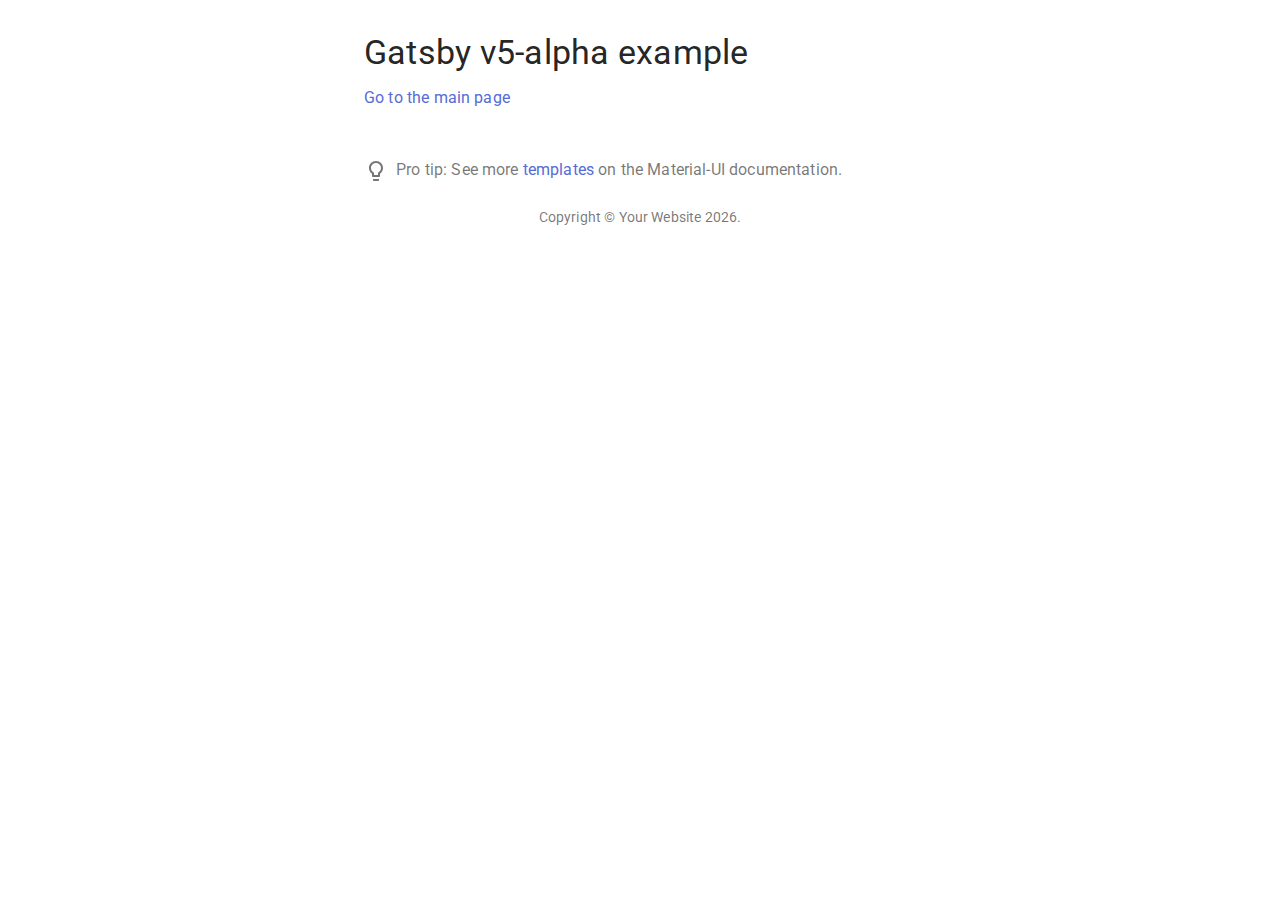
<file: about/index.html>
<!DOCTYPE html><html><head><meta charSet="utf-8"/><meta http-equiv="x-ua-compatible" content="ie=edge"/><meta name="viewport" content="width=device-width, initial-scale=1, shrink-to-fit=no"/><meta name="generator" content="Gatsby 2.32.3"/><style id="jss-server-side"></style><title data-react-helmet="true"></title><link data-react-helmet="true" href="https://fonts.googleapis.com/css?family=Roboto:400,500,700&amp;display=swap" rel="stylesheet"/><meta data-react-helmet="true" name="viewport" content="initial-scale=1, width=device-width"/><link as="script" rel="preload" href="/webpack-runtime-06281d6cc81f910197bb.js"/><link as="script" rel="preload" href="/framework-cb37257835832d9565ad.js"/><link as="script" rel="preload" href="/app-b4f35aa07eeab828e79e.js"/><link as="script" rel="preload" href="/commons-dde5ada4bcb9fe601f67.js"/><link as="script" rel="preload" href="/component---src-pages-about-js-0bcacd89c71df289b096.js"/><link as="fetch" rel="preload" href="/page-data\about\page-data.json" crossorigin="anonymous"/><link as="fetch" rel="preload" href="/page-data\app-data.json" crossorigin="anonymous"/></head><body><div id="___gatsby"><style data-emotion="css-global o6gwfi">html{-webkit-font-smoothing:antialiased;-moz-osx-font-smoothing:grayscale;box-sizing:border-box;-webkit-text-size-adjust:100%;}*,*::before,*::after{box-sizing:inherit;}strong,b{font-weight:700;}body{margin:0;color:rgba(0, 0, 0, 0.87);font-family:"Roboto","Helvetica","Arial",sans-serif;font-weight:400;font-size:1rem;line-height:1.5;letter-spacing:0.00938em;background-color:#fff;}@media print{body{background-color:#fff;}}body::backdrop{background-color:#fff;}</style><div style="outline:none" tabindex="-1" id="gatsby-focus-wrapper"><style data-emotion="css cuefkz-MuiContainer-root">.css-cuefkz-MuiContainer-root{width:100%;margin-left:auto;box-sizing:border-box;margin-right:auto;display:block;padding-left:16px;padding-right:16px;}@media (min-width:600px){.css-cuefkz-MuiContainer-root{padding-left:24px;padding-right:24px;}}@media (min-width:600px){.css-cuefkz-MuiContainer-root{max-width:600px;}}</style><div class="MuiContainer-root MuiContainer-maxWidthSm css-cuefkz-MuiContainer-root"><style data-emotion="css e2ytk3">.css-e2ytk3{margin-top:32px;margin-bottom:32px;}</style><div class="css-e2ytk3"><style data-emotion="css 1vw6mcs-MuiTypography-root">.css-1vw6mcs-MuiTypography-root{margin:0;font-family:"Roboto","Helvetica","Arial",sans-serif;font-weight:400;font-size:2.125rem;line-height:1.235;letter-spacing:0.00735em;margin-bottom:0.35em;}</style><h1 class="MuiTypography-root MuiTypography-h4 MuiTypography-gutterBottom css-1vw6mcs-MuiTypography-root">Gatsby v5-alpha example</h1><style data-emotion="css 778kay-MuiLink-root">.css-778kay-MuiLink-root{-webkit-text-decoration:none;text-decoration:none;}.css-778kay-MuiLink-root:hover{-webkit-text-decoration:underline;text-decoration:underline;}</style><style data-emotion="css 1hx5te5-MuiTypography-root-MuiLink-root">.css-1hx5te5-MuiTypography-root-MuiLink-root{margin:0;color:#556cd6;-webkit-text-decoration:none;text-decoration:none;}.css-1hx5te5-MuiTypography-root-MuiLink-root:hover{-webkit-text-decoration:underline;text-decoration:underline;}</style><a class="MuiTypography-root MuiTypography-inherit MuiLink-root MuiLink-underlineHover css-1hx5te5-MuiTypography-root-MuiLink-root" href="/">Go to the main page</a><style data-emotion="css 1y9sjkj-MuiTypography-root">.css-1y9sjkj-MuiTypography-root{margin:0;font-family:"Roboto","Helvetica","Arial",sans-serif;font-weight:400;font-size:1rem;line-height:1.5;letter-spacing:0.00938em;color:rgba(0, 0, 0, 0.54);margin-top:48px;margin-bottom:24px;}</style><p class="MuiTypography-root MuiTypography-body1 css-1y9sjkj-MuiTypography-root"><style data-emotion="css 2y09li-MuiSvgIcon-root">.css-2y09li-MuiSvgIcon-root{-webkit-user-select:none;-moz-user-select:none;-ms-user-select:none;user-select:none;width:1em;height:1em;display:inline-block;fill:currentColor;-webkit-flex-shrink:0;-ms-flex-negative:0;flex-shrink:0;-webkit-transition:fill 200ms cubic-bezier(0.4, 0, 0.2, 1) 0ms;transition:fill 200ms cubic-bezier(0.4, 0, 0.2, 1) 0ms;font-size:1.5rem;margin-right:8px;vertical-align:middle;}</style><svg class="MuiSvgIcon-root MuiSvgIcon-fontSizeMedium css-2y09li-MuiSvgIcon-root" focusable="false" viewBox="0 0 24 24" aria-hidden="true"><path d="M9 21c0 .55.45 1 1 1h4c.55 0 1-.45 1-1v-1H9v1zm3-19C8.14 2 5 5.14 5 9c0 2.38 1.19 4.47 3 5.74V17c0 .55.45 1 1 1h6c.55 0 1-.45 1-1v-2.26c1.81-1.27 3-3.36 3-5.74 0-3.86-3.14-7-7-7zm2.85 11.1l-.85.6V16h-4v-2.3l-.85-.6C7.8 12.16 7 10.63 7 9c0-2.76 2.24-5 5-5s5 2.24 5 5c0 1.63-.8 3.16-2.15 4.1z"></path></svg>Pro tip: See more<!-- --> <a class="MuiTypography-root MuiTypography-inherit MuiLink-root MuiLink-underlineHover css-1hx5te5-MuiTypography-root-MuiLink-root" href="https://material-ui.com/getting-started/templates/">templates</a> on the Material-UI documentation.</p><style data-emotion="css 170mui8-MuiTypography-root">.css-170mui8-MuiTypography-root{margin:0;font-family:"Roboto","Helvetica","Arial",sans-serif;font-weight:400;font-size:0.875rem;line-height:1.43;letter-spacing:0.01071em;text-align:center;color:rgba(0, 0, 0, 0.54);}</style><p class="MuiTypography-root MuiTypography-body2 MuiTypography-alignCenter css-170mui8-MuiTypography-root">Copyright © <style data-emotion="css lf7ukq-MuiTypography-root-MuiLink-root">.css-lf7ukq-MuiTypography-root-MuiLink-root{margin:0;color:inherit;-webkit-text-decoration:none;text-decoration:none;}.css-lf7ukq-MuiTypography-root-MuiLink-root:hover{-webkit-text-decoration:underline;text-decoration:underline;}</style><a class="MuiTypography-root MuiTypography-inherit MuiLink-root MuiLink-underlineHover css-lf7ukq-MuiTypography-root-MuiLink-root" href="https://material-ui.com/">Your Website</a> <!-- -->2021<!-- -->.</p></div></div></div><div id="gatsby-announcer" style="position:absolute;top:0;width:1px;height:1px;padding:0;overflow:hidden;clip:rect(0, 0, 0, 0);white-space:nowrap;border:0" aria-live="assertive" aria-atomic="true"></div></div><script id="gatsby-script-loader">/*<![CDATA[*/window.pagePath="/about/";/*]]>*/</script><script id="gatsby-chunk-mapping">/*<![CDATA[*/window.___chunkMapping={"polyfill":["/polyfill-67d3d386ca9315df205e.js"],"app":["/app-b4f35aa07eeab828e79e.js"],"component---src-pages-404-js":["/component---src-pages-404-js-7a6c531e12b688a83823.js"],"component---src-pages-about-js":["/component---src-pages-about-js-0bcacd89c71df289b096.js"],"component---src-pages-index-js":["/component---src-pages-index-js-a4d920208114480cff53.js"],"component---src-pages-sztable-22-js":["/component---src-pages-sztable-22-js-616ae0d768d8b2eec3b6.js"]};/*]]>*/</script><script src="/polyfill-67d3d386ca9315df205e.js" nomodule=""></script><script src="/component---src-pages-about-js-0bcacd89c71df289b096.js" async=""></script><script src="/commons-dde5ada4bcb9fe601f67.js" async=""></script><script src="/app-b4f35aa07eeab828e79e.js" async=""></script><script src="/framework-cb37257835832d9565ad.js" async=""></script><script src="/webpack-runtime-06281d6cc81f910197bb.js" async=""></script></body></html>
</file>
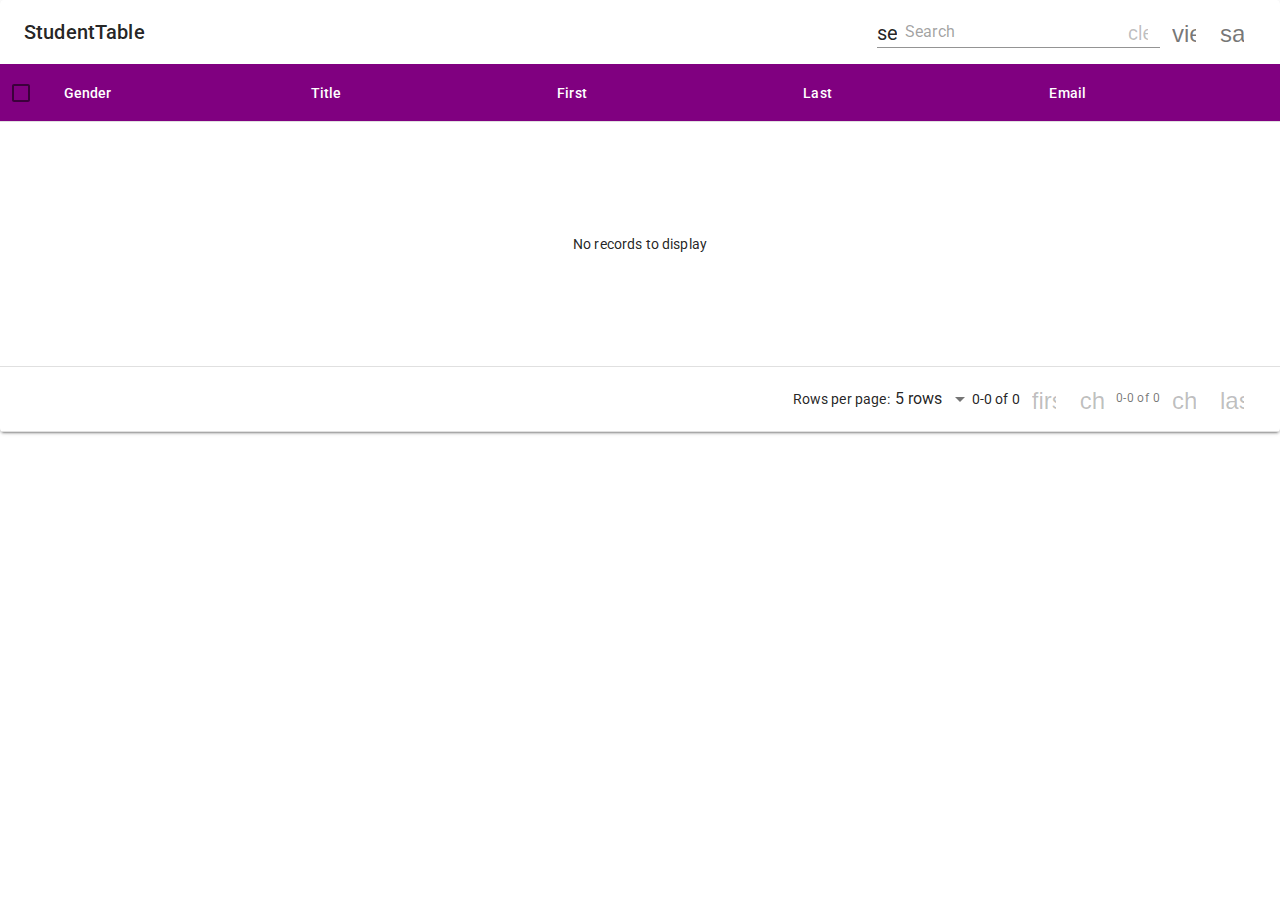
<file: sztable22/index.html>
<!DOCTYPE html><html><head><meta charSet="utf-8"/><meta http-equiv="x-ua-compatible" content="ie=edge"/><meta name="viewport" content="width=device-width, initial-scale=1, shrink-to-fit=no"/><meta name="generator" content="Gatsby 2.32.3"/><style id="jss-server-side">.MuiInputAdornment-root{height:.01em;display:flex;max-height:2em;align-items:center;white-space:nowrap}.MuiInputAdornment-filled.MuiInputAdornment-positionStart:not(.MuiInputAdornment-hiddenLabel){margin-top:16px}.MuiInputAdornment-positionStart{margin-right:8px}.MuiInputAdornment-positionEnd{margin-left:8px}.MuiInputAdornment-disablePointerEvents{pointer-events:none}.MuiPopover-paper{outline:0;position:absolute;max-width:calc(100% - 32px);min-width:16px;max-height:calc(100% - 32px);min-height:16px;overflow-x:hidden;overflow-y:auto}.MuiMenu-paper{max-height:calc(100% - 96px);-webkit-overflow-scrolling:touch}.MuiMenu-list{outline:0}.MuiSelect-select{cursor:pointer;min-width:16px;-webkit-user-select:none;-moz-user-select:none;-ms-user-select:none;user-select:none;border-radius:0;-moz-appearance:none;-webkit-appearance:none}.MuiSelect-select:focus{border-radius:0;background-color:rgba(0,0,0,.05)}.MuiSelect-select::-ms-expand{display:none}.MuiSelect-select.Mui-disabled{cursor:default}.MuiSelect-select[multiple]{height:auto}.MuiSelect-select:not([multiple]) optgroup,.MuiSelect-select:not([multiple]) option{background-color:#fff}.MuiSelect-select.MuiSelect-select{padding-right:24px}.MuiSelect-filled.MuiSelect-filled{padding-right:32px}.MuiSelect-outlined{border-radius:4px}.MuiSelect-outlined.MuiSelect-outlined{padding-right:32px}.MuiSelect-selectMenu{height:auto;overflow:hidden;min-height:1.4375em;white-space:nowrap;text-overflow:ellipsis}.MuiSelect-icon{top:calc(50% - 12px);color:rgba(0,0,0,.54);right:0;position:absolute;pointer-events:none}.MuiSelect-icon.Mui-disabled{color:rgba(0,0,0,.26)}.MuiSelect-iconOpen{transform:rotate(180deg)}.MuiSelect-iconFilled{right:7px}.MuiSelect-iconOutlined{right:7px}.MuiSelect-nativeInput{left:0;width:100%;bottom:0;opacity:0;position:absolute;box-sizing:border-box;pointer-events:none}.MuiTooltip-popper{z-index:1500;pointer-events:none}.MuiTooltip-popperInteractive{pointer-events:auto}.MuiTooltip-popperArrow[data-popper-placement*=bottom] .MuiTooltip-arrow{top:0;left:0;margin-top:-.71em}.MuiTooltip-popperArrow[data-popper-placement*=top] .MuiTooltip-arrow{left:0;bottom:0;margin-bottom:-.71em}.MuiTooltip-popperArrow[data-popper-placement*=right] .MuiTooltip-arrow{left:0;width:.71em;height:1em;margin-left:-.71em}.MuiTooltip-popperArrow[data-popper-placement*=left] .MuiTooltip-arrow{right:0;width:.71em;height:1em;margin-right:-.71em}.MuiTooltip-popperArrow[data-popper-placement*=left] .MuiTooltip-arrow::before{transform-origin:0 0}.MuiTooltip-popperArrow[data-popper-placement*=right] .MuiTooltip-arrow::before{transform-origin:100% 100%}.MuiTooltip-popperArrow[data-popper-placement*=top] .MuiTooltip-arrow::before{transform-origin:100% 0}.MuiTooltip-popperArrow[data-popper-placement*=bottom] .MuiTooltip-arrow::before{transform-origin:0 100%}.MuiTooltip-tooltip{color:#fff;margin:2px;padding:4px 8px;font-size:.6875rem;max-width:300px;word-wrap:break-word;font-family:Roboto,Helvetica,Arial,sans-serif;font-weight:500;border-radius:4px;background-color:rgba(97,97,97,.92)}.MuiTooltip-tooltipArrow{margin:0;position:relative}.MuiTooltip-arrow{color:rgba(97,97,97,.9);width:1em;height:.71em;overflow:hidden;position:absolute;box-sizing:border-box}.MuiTooltip-arrow::before{width:100%;height:100%;margin:auto;content:"";display:block;transform:rotate(45deg);background-color:currentColor}.MuiTooltip-touch{padding:8px 16px;font-size:.875rem;font-weight:400;line-height:1.14286em}.MuiTooltip-tooltipPlacementLeft{margin-right:24px;transform-origin:right center}@media (min-width:600px){.MuiTooltip-tooltipPlacementLeft{margin-right:14px}}.MuiTooltip-tooltipPlacementRight{margin-left:24px;transform-origin:left center}@media (min-width:600px){.MuiTooltip-tooltipPlacementRight{margin-left:14px}}.MuiTooltip-tooltipPlacementTop{margin-bottom:24px;transform-origin:center bottom}@media (min-width:600px){.MuiTooltip-tooltipPlacementTop{margin-bottom:14px}}.MuiTooltip-tooltipPlacementBottom{margin-top:24px;transform-origin:center top}@media (min-width:600px){.MuiTooltip-tooltipPlacementBottom{margin-top:14px}}.MuiTableCell-root{display:table-cell;padding:16px;font-size:.875rem;text-align:left;font-family:Roboto,Helvetica,Arial,sans-serif;font-weight:400;line-height:1.43;border-bottom:1px solid #e0e0e0;letter-spacing:.01071em;vertical-align:inherit}.MuiTableCell-head{color:rgba(0,0,0,.87);font-weight:500;line-height:1.5rem}.MuiTableCell-body{color:rgba(0,0,0,.87)}.MuiTableCell-footer{color:rgba(0,0,0,.54);font-size:.75rem;line-height:1.3125rem}.MuiTableCell-sizeSmall{padding:6px 16px}.MuiTableCell-sizeSmall.MuiTableCell-paddingCheckbox{width:24px;padding:0 12px 0 16px}.MuiTableCell-sizeSmall.MuiTableCell-paddingCheckbox>*{padding:0}.MuiTableCell-paddingCheckbox{width:48px;padding:0 0 0 4px}.MuiTableCell-paddingNone{padding:0}.MuiTableCell-alignLeft{text-align:left}.MuiTableCell-alignCenter{text-align:center}.MuiTableCell-alignRight{text-align:right;flex-direction:row-reverse}.MuiTableCell-alignJustify{text-align:justify}.MuiTableCell-stickyHeader{top:0;left:0;z-index:2;position:-webkit-sticky;position:sticky;background-color:#fff}.MuiTablePagination-root{color:rgba(0,0,0,.87);overflow:auto;font-size:.875rem}.MuiTablePagination-root:last-child{padding:0}.MuiTablePagination-toolbar{min-height:52px;padding-right:2px}.MuiTablePagination-spacer{flex:1 1 100%}.MuiTablePagination-selectLabel{flex-shrink:0}.MuiTablePagination-selectRoot{margin-left:8px;margin-right:32px}.MuiTablePagination-select{text-align:right;padding-left:8px;padding-right:24px;-moz-text-align-last:right;text-align-last:right}.MuiTablePagination-input{color:inherit;font-size:inherit;flex-shrink:0}.MuiTablePagination-displayedRows{flex-shrink:0}.MuiTablePagination-actions{flex-shrink:0;margin-left:20px}.MuiTableSortLabel-root{cursor:pointer;display:inline-flex;align-items:center;flex-direction:inherit;justify-content:flex-start}.MuiTableSortLabel-root:focus{color:rgba(0,0,0,.54)}.MuiTableSortLabel-root:hover{color:rgba(0,0,0,.54)}.MuiTableSortLabel-root.MuiTableSortLabel-active{color:rgba(0,0,0,.87)}.MuiTableSortLabel-root.MuiTableSortLabel-active.MuiTableSortLabel-root.MuiTableSortLabel-active .MuiTableSortLabel-icon{color:rgba(0,0,0,.54);opacity:1}.MuiTableSortLabel-root:hover .MuiTableSortLabel-icon{opacity:.5}.MuiTableSortLabel-icon{opacity:0;font-size:18px;transition:opacity .2s cubic-bezier(.4,0,.2,1) 0s,transform .2s cubic-bezier(.4,0,.2,1) 0s;margin-left:4px;-webkit-user-select:none;-moz-user-select:none;-ms-user-select:none;user-select:none;margin-right:4px}.MuiTableSortLabel-iconDirectionDesc{transform:rotate(0)}.MuiTableSortLabel-iconDirectionAsc{transform:rotate(180deg)}.jss13{top:0;z-index:10;position:-webkit-sticky;position:sticky;background-color:#fff}.jss14{color:rgba(0,0,0,.54);display:flex;flex-shrink:0}.jss5{padding-right:8px}.jss6{color:rgba(0,0,0,.87);background-color:#115d56}.jss7{flex:1 1 10%}.jss8{color:rgba(0,0,0,.54)}.jss9{overflow:hidden}.jss10{min-width:150px;padding-left:16px}.jss11{padding-left:8px;padding-right:8px}.jss12 ::-webkit-scrollbar{-webkit-appearance:none}.jss12 ::-webkit-scrollbar:horizontal{height:8px}.jss12 ::-webkit-scrollbar-thumb{border:2px solid #fff;border-radius:4px;background-color:rgba(0,0,0,.3)}.jss1{width:100%}.jss2{width:100%;padding:0}.jss3{display:none}.jss4{margin:0}</style><title data-react-helmet="true"></title><link data-react-helmet="true" href="https://fonts.googleapis.com/css?family=Roboto:400,500,700&amp;display=swap" rel="stylesheet"/><meta data-react-helmet="true" name="viewport" content="initial-scale=1, width=device-width"/><link as="script" rel="preload" href="/webpack-runtime-06281d6cc81f910197bb.js"/><link as="script" rel="preload" href="/framework-cb37257835832d9565ad.js"/><link as="script" rel="preload" href="/app-b4f35aa07eeab828e79e.js"/><link as="script" rel="preload" href="/e78312c5-6edf3b530e6da89f0fe1.js"/><link as="script" rel="preload" href="/bee240a3-37908b22328ec2c563dd.js"/><link as="script" rel="preload" href="/commons-dde5ada4bcb9fe601f67.js"/><link as="script" rel="preload" href="/7598f5c153d917feee09bcdbb08ba8b0bdf896ac-5d44127b56e440a4b9e6.js"/><link as="script" rel="preload" href="/e73882fb2dc9695678150c844212755149d19f19-fcc68952013297e457ad.js"/><link as="script" rel="preload" href="/component---src-pages-sztable-22-js-616ae0d768d8b2eec3b6.js"/><link as="fetch" rel="preload" href="/page-data\sztable22\page-data.json" crossorigin="anonymous"/><link as="fetch" rel="preload" href="/page-data\app-data.json" crossorigin="anonymous"/></head><body><div id="___gatsby"><style data-emotion="css-global o6gwfi">html{-webkit-font-smoothing:antialiased;-moz-osx-font-smoothing:grayscale;box-sizing:border-box;-webkit-text-size-adjust:100%;}*,*::before,*::after{box-sizing:inherit;}strong,b{font-weight:700;}body{margin:0;color:rgba(0, 0, 0, 0.87);font-family:"Roboto","Helvetica","Arial",sans-serif;font-weight:400;font-size:1rem;line-height:1.5;letter-spacing:0.00938em;background-color:#fff;}@media print{body{background-color:#fff;}}body::backdrop{background-color:#fff;}</style><div style="outline:none" tabindex="-1" id="gatsby-focus-wrapper"><style data-emotion="css 1mbunh-MuiPaper-root">.css-1mbunh-MuiPaper-root{background-color:#fff;color:rgba(0, 0, 0, 0.87);-webkit-transition:box-shadow 300ms cubic-bezier(0.4, 0, 0.2, 1) 0ms;transition:box-shadow 300ms cubic-bezier(0.4, 0, 0.2, 1) 0ms;border-radius:4px;box-shadow:0px 3px 1px -2px rgba(0,0,0,0.2),0px 2px 2px 0px rgba(0,0,0,0.14),0px 1px 5px 0px rgba(0,0,0,0.12);}</style><div class="MuiPaper-root MuiPaper-elevation MuiPaper-rounded MuiPaper-elevation2 css-1mbunh-MuiPaper-root" style="position:relative"><style data-emotion="css 1t29gy6-MuiToolbar-root">.css-1t29gy6-MuiToolbar-root{position:relative;display:-webkit-box;display:-webkit-flex;display:-ms-flexbox;display:flex;-webkit-align-items:center;-webkit-box-align:center;-ms-flex-align:center;align-items:center;padding-left:16px;padding-right:16px;min-height:56px;}@media (min-width:600px){.css-1t29gy6-MuiToolbar-root{padding-left:24px;padding-right:24px;}}@media (min-width:0px) and (orientation: landscape){.css-1t29gy6-MuiToolbar-root{min-height:48px;}}@media (min-width:600px){.css-1t29gy6-MuiToolbar-root{min-height:64px;}}</style><div class="MuiToolbar-root MuiToolbar-gutters MuiToolbar-regular jss5 css-1t29gy6-MuiToolbar-root"><div class="jss9"><style data-emotion="css 2ulfj5-MuiTypography-root">.css-2ulfj5-MuiTypography-root{margin:0;font-family:"Roboto","Helvetica","Arial",sans-serif;font-weight:500;font-size:1.25rem;line-height:1.6;letter-spacing:0.0075em;}</style><h6 class="MuiTypography-root MuiTypography-h6 css-2ulfj5-MuiTypography-root" style="white-space:nowrap;overflow:hidden;text-overflow:ellipsis">StudentTable</h6></div><div class="jss7"></div><style data-emotion="css 1nrlq1o-MuiFormControl-root">.css-1nrlq1o-MuiFormControl-root{display:-webkit-inline-box;display:-webkit-inline-flex;display:-ms-inline-flexbox;display:inline-flex;-webkit-flex-direction:column;-ms-flex-direction:column;flex-direction:column;position:relative;min-width:0;padding:0;margin:0;border:0;vertical-align:top;}</style><div class="MuiFormControl-root MuiFormControl-marginNone MuiTextField-root jss10 css-1nrlq1o-MuiFormControl-root"><style data-emotion="css-global 19egi9z"></style><style data-emotion="css fmv6iv-MuiInputBase-root-MuiInput-root">.css-fmv6iv-MuiInputBase-root-MuiInput-root{font-family:"Roboto","Helvetica","Arial",sans-serif;font-weight:400;font-size:1rem;line-height:1.4375em;letter-spacing:0.00938em;color:rgba(0, 0, 0, 0.87);box-sizing:border-box;position:relative;cursor:text;display:-webkit-inline-box;display:-webkit-inline-flex;display:-ms-inline-flexbox;display:inline-flex;-webkit-align-items:center;-webkit-box-align:center;-ms-flex-align:center;align-items:center;position:relative;}.css-fmv6iv-MuiInputBase-root-MuiInput-root.Mui-disabled{color:rgba(0, 0, 0, 0.38);cursor:default;}label+.css-fmv6iv-MuiInputBase-root-MuiInput-root{margin-top:16px;}.css-fmv6iv-MuiInputBase-root-MuiInput-root:after{border-bottom:2px solid #556cd6;left:0;bottom:0;content:"";position:absolute;right:0;-webkit-transform:scaleX(0);-moz-transform:scaleX(0);-ms-transform:scaleX(0);transform:scaleX(0);-webkit-transition:-webkit-transform 200ms cubic-bezier(0.0, 0, 0.2, 1) 0ms;transition:transform 200ms cubic-bezier(0.0, 0, 0.2, 1) 0ms;pointer-events:none;}.css-fmv6iv-MuiInputBase-root-MuiInput-root.Mui-focused:after{-webkit-transform:scaleX(1);-moz-transform:scaleX(1);-ms-transform:scaleX(1);transform:scaleX(1);}.css-fmv6iv-MuiInputBase-root-MuiInput-root.Mui-error:after{border-bottom-color:#ff1744;-webkit-transform:scaleX(1);-moz-transform:scaleX(1);-ms-transform:scaleX(1);transform:scaleX(1);}.css-fmv6iv-MuiInputBase-root-MuiInput-root:before{border-bottom:1px solid rgba(0, 0, 0, 0.42);left:0;bottom:0;content:"\00a0";position:absolute;right:0;-webkit-transition:border-bottom-color 200ms cubic-bezier(0.4, 0, 0.2, 1) 0ms;transition:border-bottom-color 200ms cubic-bezier(0.4, 0, 0.2, 1) 0ms;pointer-events:none;}.css-fmv6iv-MuiInputBase-root-MuiInput-root:hover:not(.Mui-disabled):before{border-bottom:2px solid rgba(0, 0, 0, 0.87);}@media (hover: none){.css-fmv6iv-MuiInputBase-root-MuiInput-root:hover:not(.Mui-disabled):before{border-bottom:1px solid rgba(0, 0, 0, 0.42);}}.css-fmv6iv-MuiInputBase-root-MuiInput-root.Mui-disabled:before{border-bottom-style:dotted;}</style><div class="MuiInput-root MuiInput-underline MuiInputBase-root MuiInputBase-colorPrimary MuiInputBase-formControl MuiInputBase-adornedStart MuiInputBase-adornedEnd css-fmv6iv-MuiInputBase-root-MuiInput-root"><div class="MuiInputAdornment-root MuiInputAdornment-positionStart"><span class="notranslate">&#8203;</span><style data-emotion="css 1yybaem-MuiIcon-root">.css-1yybaem-MuiIcon-root{-webkit-user-select:none;-moz-user-select:none;-ms-user-select:none;user-select:none;width:1em;height:1em;overflow:hidden;display:inline-block;text-align:center;-webkit-flex-shrink:0;-ms-flex-negative:0;flex-shrink:0;font-size:1.25rem;}</style><span class="material-icons notranslate MuiIcon-root MuiIcon-fontSizeSmall css-1yybaem-MuiIcon-root" aria-hidden="true" aria-label="Search">search</span></div><style data-emotion="css gga68z-MuiInputBase-input">.css-gga68z-MuiInputBase-input{font:inherit;letter-spacing:inherit;color:currentColor;padding:4px 0 5px;border:0;box-sizing:content-box;background:none;height:1.4375em;margin:0;-webkit-tap-highlight-color:transparent;display:block;min-width:0;width:100%;-webkit-animation-name:mui-auto-fill-cancel;animation-name:mui-auto-fill-cancel;-webkit-animation-duration:10ms;animation-duration:10ms;}.css-gga68z-MuiInputBase-input::-webkit-input-placeholder{color:currentColor;opacity:0.42;-webkit-transition:opacity 200ms cubic-bezier(0.4, 0, 0.2, 1) 0ms;transition:opacity 200ms cubic-bezier(0.4, 0, 0.2, 1) 0ms;}.css-gga68z-MuiInputBase-input::-moz-placeholder{color:currentColor;opacity:0.42;-webkit-transition:opacity 200ms cubic-bezier(0.4, 0, 0.2, 1) 0ms;transition:opacity 200ms cubic-bezier(0.4, 0, 0.2, 1) 0ms;}.css-gga68z-MuiInputBase-input:-ms-input-placeholder{color:currentColor;opacity:0.42;-webkit-transition:opacity 200ms cubic-bezier(0.4, 0, 0.2, 1) 0ms;transition:opacity 200ms cubic-bezier(0.4, 0, 0.2, 1) 0ms;}.css-gga68z-MuiInputBase-input::-ms-input-placeholder{color:currentColor;opacity:0.42;-webkit-transition:opacity 200ms cubic-bezier(0.4, 0, 0.2, 1) 0ms;transition:opacity 200ms cubic-bezier(0.4, 0, 0.2, 1) 0ms;}.css-gga68z-MuiInputBase-input:focus{outline:0;}.css-gga68z-MuiInputBase-input:invalid{box-shadow:none;}.css-gga68z-MuiInputBase-input::-webkit-search-decoration{-webkit-appearance:none;}label[data-shrink=false]+.MuiInputBase-formControl .css-gga68z-MuiInputBase-input::-webkit-input-placeholder{opacity:0!important;}label[data-shrink=false]+.MuiInputBase-formControl .css-gga68z-MuiInputBase-input::-moz-placeholder{opacity:0!important;}label[data-shrink=false]+.MuiInputBase-formControl .css-gga68z-MuiInputBase-input:-ms-input-placeholder{opacity:0!important;}label[data-shrink=false]+.MuiInputBase-formControl .css-gga68z-MuiInputBase-input::-ms-input-placeholder{opacity:0!important;}label[data-shrink=false]+.MuiInputBase-formControl .css-gga68z-MuiInputBase-input:focus::-webkit-input-placeholder{opacity:0.42;}label[data-shrink=false]+.MuiInputBase-formControl .css-gga68z-MuiInputBase-input:focus::-moz-placeholder{opacity:0.42;}label[data-shrink=false]+.MuiInputBase-formControl .css-gga68z-MuiInputBase-input:focus:-ms-input-placeholder{opacity:0.42;}label[data-shrink=false]+.MuiInputBase-formControl .css-gga68z-MuiInputBase-input:focus::-ms-input-placeholder{opacity:0.42;}.css-gga68z-MuiInputBase-input.Mui-disabled{opacity:1;-webkit-text-fill-color:rgba(0, 0, 0, 0.38);}.css-gga68z-MuiInputBase-input:-webkit-auto-fill{-webkit-animation-duration:5000s;animation-duration:5000s;-webkit-animation-name:mui-auto-fill;animation-name:mui-auto-fill;}</style><input type="text" aria-invalid="false" placeholder="Search" value="" aria-label="Search" class="MuiInput-input MuiInputBase-input MuiInputBase-inputAdornedStart MuiInputBase-inputAdornedEnd css-gga68z-MuiInputBase-input"/><div class="MuiInputAdornment-root MuiInputAdornment-positionEnd"><style data-emotion="css 18fjo1x-MuiIconButton-root">.css-18fjo1x-MuiIconButton-root{text-align:center;-webkit-flex:0 0 auto;-ms-flex:0 0 auto;flex:0 0 auto;font-size:1.5rem;padding:12px;border-radius:50%;overflow:visible;color:rgba(0, 0, 0, 0.54);-webkit-transition:background-color 150ms cubic-bezier(0.4, 0, 0.2, 1) 0ms;transition:background-color 150ms cubic-bezier(0.4, 0, 0.2, 1) 0ms;}.css-18fjo1x-MuiIconButton-root:hover{background-color:rgba(0, 0, 0, 0.04);}@media (hover: none){.css-18fjo1x-MuiIconButton-root:hover{background-color:transparent;}}.css-18fjo1x-MuiIconButton-root.Mui-disabled{background-color:transparent;color:rgba(0, 0, 0, 0.26);}</style><style data-emotion="css 1uaxfgw-MuiButtonBase-root-MuiIconButton-root">.css-1uaxfgw-MuiButtonBase-root-MuiIconButton-root{display:-webkit-inline-box;display:-webkit-inline-flex;display:-ms-inline-flexbox;display:inline-flex;-webkit-align-items:center;-webkit-box-align:center;-ms-flex-align:center;align-items:center;-webkit-box-pack:center;-ms-flex-pack:center;-webkit-justify-content:center;justify-content:center;position:relative;box-sizing:border-box;-webkit-tap-highlight-color:transparent;background-color:transparent;outline:0;border:0;margin:0;border-radius:0;padding:0;cursor:pointer;-webkit-user-select:none;-moz-user-select:none;-ms-user-select:none;user-select:none;vertical-align:middle;-moz-appearance:none;-webkit-appearance:none;-webkit-text-decoration:none;text-decoration:none;color:inherit;text-align:center;-webkit-flex:0 0 auto;-ms-flex:0 0 auto;flex:0 0 auto;font-size:1.5rem;padding:12px;border-radius:50%;overflow:visible;color:rgba(0, 0, 0, 0.54);-webkit-transition:background-color 150ms cubic-bezier(0.4, 0, 0.2, 1) 0ms;transition:background-color 150ms cubic-bezier(0.4, 0, 0.2, 1) 0ms;}.css-1uaxfgw-MuiButtonBase-root-MuiIconButton-root::-moz-focus-inner{border-style:none;}.css-1uaxfgw-MuiButtonBase-root-MuiIconButton-root.Mui-disabled{pointer-events:none;cursor:default;}@media print{.css-1uaxfgw-MuiButtonBase-root-MuiIconButton-root{color-adjust:exact;}}.css-1uaxfgw-MuiButtonBase-root-MuiIconButton-root:hover{background-color:rgba(0, 0, 0, 0.04);}@media (hover: none){.css-1uaxfgw-MuiButtonBase-root-MuiIconButton-root:hover{background-color:transparent;}}.css-1uaxfgw-MuiButtonBase-root-MuiIconButton-root.Mui-disabled{background-color:transparent;color:rgba(0, 0, 0, 0.26);}</style><button class="MuiButtonBase-root Mui-disabled MuiIconButton-root Mui-disabled MuiIconButton-sizeMedium css-1uaxfgw-MuiButtonBase-root-MuiIconButton-root" tabindex="-1" type="button" disabled="" aria-label="Clear Search"><style data-emotion="css 4jkopv-MuiIconButton-label">.css-4jkopv-MuiIconButton-label{width:100%;display:-webkit-box;display:-webkit-flex;display:-ms-flexbox;display:flex;-webkit-align-items:inherit;-webkit-box-align:inherit;-ms-flex-align:inherit;align-items:inherit;-webkit-box-pack:inherit;-ms-flex-pack:inherit;-webkit-justify-content:inherit;justify-content:inherit;}</style><span class="MuiIconButton-label css-4jkopv-MuiIconButton-label"><span class="material-icons notranslate MuiIcon-root MuiIcon-fontSizeSmall css-1yybaem-MuiIcon-root" aria-hidden="true" aria-label="clear">clear</span></span></button></div></div></div><div class="jss8"><div><div><span><style data-emotion="css u63oub-MuiIconButton-root">.css-u63oub-MuiIconButton-root{text-align:center;-webkit-flex:0 0 auto;-ms-flex:0 0 auto;flex:0 0 auto;font-size:1.5rem;padding:12px;border-radius:50%;overflow:visible;color:rgba(0, 0, 0, 0.54);-webkit-transition:background-color 150ms cubic-bezier(0.4, 0, 0.2, 1) 0ms;transition:background-color 150ms cubic-bezier(0.4, 0, 0.2, 1) 0ms;color:inherit;}.css-u63oub-MuiIconButton-root:hover{background-color:rgba(0, 0, 0, 0.04);}@media (hover: none){.css-u63oub-MuiIconButton-root:hover{background-color:transparent;}}.css-u63oub-MuiIconButton-root.Mui-disabled{background-color:transparent;color:rgba(0, 0, 0, 0.26);}</style><style data-emotion="css 1drqkcs-MuiButtonBase-root-MuiIconButton-root">.css-1drqkcs-MuiButtonBase-root-MuiIconButton-root{display:-webkit-inline-box;display:-webkit-inline-flex;display:-ms-inline-flexbox;display:inline-flex;-webkit-align-items:center;-webkit-box-align:center;-ms-flex-align:center;align-items:center;-webkit-box-pack:center;-ms-flex-pack:center;-webkit-justify-content:center;justify-content:center;position:relative;box-sizing:border-box;-webkit-tap-highlight-color:transparent;background-color:transparent;outline:0;border:0;margin:0;border-radius:0;padding:0;cursor:pointer;-webkit-user-select:none;-moz-user-select:none;-ms-user-select:none;user-select:none;vertical-align:middle;-moz-appearance:none;-webkit-appearance:none;-webkit-text-decoration:none;text-decoration:none;color:inherit;text-align:center;-webkit-flex:0 0 auto;-ms-flex:0 0 auto;flex:0 0 auto;font-size:1.5rem;padding:12px;border-radius:50%;overflow:visible;color:rgba(0, 0, 0, 0.54);-webkit-transition:background-color 150ms cubic-bezier(0.4, 0, 0.2, 1) 0ms;transition:background-color 150ms cubic-bezier(0.4, 0, 0.2, 1) 0ms;color:inherit;}.css-1drqkcs-MuiButtonBase-root-MuiIconButton-root::-moz-focus-inner{border-style:none;}.css-1drqkcs-MuiButtonBase-root-MuiIconButton-root.Mui-disabled{pointer-events:none;cursor:default;}@media print{.css-1drqkcs-MuiButtonBase-root-MuiIconButton-root{color-adjust:exact;}}.css-1drqkcs-MuiButtonBase-root-MuiIconButton-root:hover{background-color:rgba(0, 0, 0, 0.04);}@media (hover: none){.css-1drqkcs-MuiButtonBase-root-MuiIconButton-root:hover{background-color:transparent;}}.css-1drqkcs-MuiButtonBase-root-MuiIconButton-root.Mui-disabled{background-color:transparent;color:rgba(0, 0, 0, 0.26);}</style><button class="MuiButtonBase-root MuiIconButton-root MuiIconButton-colorInherit MuiIconButton-sizeMedium css-1drqkcs-MuiButtonBase-root-MuiIconButton-root" tabindex="0" type="button" aria-label="Show Columns"><span class="MuiIconButton-label css-4jkopv-MuiIconButton-label"><style data-emotion="css kp9ftd-MuiIcon-root">.css-kp9ftd-MuiIcon-root{-webkit-user-select:none;-moz-user-select:none;-ms-user-select:none;user-select:none;width:1em;height:1em;overflow:hidden;display:inline-block;text-align:center;-webkit-flex-shrink:0;-ms-flex-negative:0;flex-shrink:0;font-size:1.5rem;}</style><span class="material-icons notranslate MuiIcon-root MuiIcon-fontSizeMedium css-kp9ftd-MuiIcon-root" aria-hidden="true">view_column</span></span></button></span><span><button class="MuiButtonBase-root MuiIconButton-root MuiIconButton-colorInherit MuiIconButton-sizeMedium css-1drqkcs-MuiButtonBase-root-MuiIconButton-root" tabindex="0" type="button" aria-label="Export"><span class="MuiIconButton-label css-4jkopv-MuiIconButton-label"><span class="material-icons notranslate MuiIcon-root MuiIcon-fontSizeMedium css-kp9ftd-MuiIcon-root" aria-hidden="true">save_alt</span></span></button></span><span></span></div></div></div></div><div class="jss12" style="overflow-x:auto;position:relative"><div><div style="overflow-y:auto"><div><style data-emotion="css myoul5-MuiTable-root">.css-myoul5-MuiTable-root{display:table;width:100%;border-collapse:collapse;border-spacing:0;}.css-myoul5-MuiTable-root caption{font-family:"Roboto","Helvetica","Arial",sans-serif;font-weight:400;font-size:0.875rem;line-height:1.43;letter-spacing:0.01071em;padding:16px;color:rgba(0, 0, 0, 0.54);text-align:left;caption-side:bottom;}</style><table class="MuiTable-root css-myoul5-MuiTable-root" style="table-layout:auto"><style data-emotion="css 15wwp11-MuiTableHead-root">.css-15wwp11-MuiTableHead-root{display:table-header-group;}</style><thead class="MuiTableHead-root css-15wwp11-MuiTableHead-root"><style data-emotion="css ebsc0a-MuiTableRow-root">.css-ebsc0a-MuiTableRow-root{color:inherit;-webkit-display:table-row;display:table-row;vertical-align:middle;outline:0;}.css-ebsc0a-MuiTableRow-root.MuiTableRow-hover:hover{background-color:rgba(0, 0, 0, 0.04);}.css-ebsc0a-MuiTableRow-root.Mui-selected,.css-ebsc0a-MuiTableRow-root.Mui-selected:hover{background-color:rgba(25, 133, 123, 0.08);}</style><tr class="MuiTableRow-root MuiTableRow-head css-ebsc0a-MuiTableRow-root"><th class="MuiTableCell-root MuiTableCell-head jss13 MuiTableCell-paddingNone" scope="col" style="background-color:purple;color:white;width:48px"><style data-emotion="css 67no3f-MuiCheckbox-root">.css-67no3f-MuiCheckbox-root{color:rgba(0, 0, 0, 0.54);}.css-67no3f-MuiCheckbox-root.Mui-checked,.css-67no3f-MuiCheckbox-root.MuiCheckbox-indeterminate{color:#19857b;}.css-67no3f-MuiCheckbox-root.Mui-checked:hover,.css-67no3f-MuiCheckbox-root.MuiCheckbox-indeterminate:hover{background-color:rgba(25, 133, 123, 0.04);}@media (hover: none){.css-67no3f-MuiCheckbox-root.Mui-checked:hover,.css-67no3f-MuiCheckbox-root.MuiCheckbox-indeterminate:hover{background-color:transparent;}}.css-67no3f-MuiCheckbox-root.Mui-disabled{color:rgba(0, 0, 0, 0.26);}</style><style data-emotion="css 1sw29j3-PrivateSwitchBase-root-MuiCheckbox-root">.css-1sw29j3-PrivateSwitchBase-root-MuiCheckbox-root{padding:9px;color:rgba(0, 0, 0, 0.54);}.css-1sw29j3-PrivateSwitchBase-root-MuiCheckbox-root.Mui-checked,.css-1sw29j3-PrivateSwitchBase-root-MuiCheckbox-root.MuiCheckbox-indeterminate{color:#19857b;}.css-1sw29j3-PrivateSwitchBase-root-MuiCheckbox-root.Mui-checked:hover,.css-1sw29j3-PrivateSwitchBase-root-MuiCheckbox-root.MuiCheckbox-indeterminate:hover{background-color:rgba(25, 133, 123, 0.04);}@media (hover: none){.css-1sw29j3-PrivateSwitchBase-root-MuiCheckbox-root.Mui-checked:hover,.css-1sw29j3-PrivateSwitchBase-root-MuiCheckbox-root.MuiCheckbox-indeterminate:hover{background-color:transparent;}}.css-1sw29j3-PrivateSwitchBase-root-MuiCheckbox-root.Mui-disabled{color:rgba(0, 0, 0, 0.26);}</style><style data-emotion="css 1fqozq5-MuiIconButton-root-PrivateSwitchBase-root-MuiCheckbox-root">.css-1fqozq5-MuiIconButton-root-PrivateSwitchBase-root-MuiCheckbox-root{text-align:center;-webkit-flex:0 0 auto;-ms-flex:0 0 auto;flex:0 0 auto;font-size:1.5rem;padding:12px;border-radius:50%;overflow:visible;color:rgba(0, 0, 0, 0.54);-webkit-transition:background-color 150ms cubic-bezier(0.4, 0, 0.2, 1) 0ms;transition:background-color 150ms cubic-bezier(0.4, 0, 0.2, 1) 0ms;color:#19857b;padding:9px;color:rgba(0, 0, 0, 0.54);}.css-1fqozq5-MuiIconButton-root-PrivateSwitchBase-root-MuiCheckbox-root:hover{background-color:rgba(0, 0, 0, 0.04);}@media (hover: none){.css-1fqozq5-MuiIconButton-root-PrivateSwitchBase-root-MuiCheckbox-root:hover{background-color:transparent;}}.css-1fqozq5-MuiIconButton-root-PrivateSwitchBase-root-MuiCheckbox-root:hover{background-color:rgba(25, 133, 123, 0.04);}@media (hover: none){.css-1fqozq5-MuiIconButton-root-PrivateSwitchBase-root-MuiCheckbox-root:hover{background-color:transparent;}}.css-1fqozq5-MuiIconButton-root-PrivateSwitchBase-root-MuiCheckbox-root.Mui-disabled{background-color:transparent;color:rgba(0, 0, 0, 0.26);}.css-1fqozq5-MuiIconButton-root-PrivateSwitchBase-root-MuiCheckbox-root.Mui-checked,.css-1fqozq5-MuiIconButton-root-PrivateSwitchBase-root-MuiCheckbox-root.MuiCheckbox-indeterminate{color:#19857b;}.css-1fqozq5-MuiIconButton-root-PrivateSwitchBase-root-MuiCheckbox-root.Mui-checked:hover,.css-1fqozq5-MuiIconButton-root-PrivateSwitchBase-root-MuiCheckbox-root.MuiCheckbox-indeterminate:hover{background-color:rgba(25, 133, 123, 0.04);}@media (hover: none){.css-1fqozq5-MuiIconButton-root-PrivateSwitchBase-root-MuiCheckbox-root.Mui-checked:hover,.css-1fqozq5-MuiIconButton-root-PrivateSwitchBase-root-MuiCheckbox-root.MuiCheckbox-indeterminate:hover{background-color:transparent;}}.css-1fqozq5-MuiIconButton-root-PrivateSwitchBase-root-MuiCheckbox-root.Mui-disabled{color:rgba(0, 0, 0, 0.26);}</style><style data-emotion="css 1jzzikx-MuiButtonBase-root-MuiIconButton-root-PrivateSwitchBase-root-MuiCheckbox-root">.css-1jzzikx-MuiButtonBase-root-MuiIconButton-root-PrivateSwitchBase-root-MuiCheckbox-root{display:-webkit-inline-box;display:-webkit-inline-flex;display:-ms-inline-flexbox;display:inline-flex;-webkit-align-items:center;-webkit-box-align:center;-ms-flex-align:center;align-items:center;-webkit-box-pack:center;-ms-flex-pack:center;-webkit-justify-content:center;justify-content:center;position:relative;box-sizing:border-box;-webkit-tap-highlight-color:transparent;background-color:transparent;outline:0;border:0;margin:0;border-radius:0;padding:0;cursor:pointer;-webkit-user-select:none;-moz-user-select:none;-ms-user-select:none;user-select:none;vertical-align:middle;-moz-appearance:none;-webkit-appearance:none;-webkit-text-decoration:none;text-decoration:none;color:inherit;text-align:center;-webkit-flex:0 0 auto;-ms-flex:0 0 auto;flex:0 0 auto;font-size:1.5rem;padding:12px;border-radius:50%;overflow:visible;color:rgba(0, 0, 0, 0.54);-webkit-transition:background-color 150ms cubic-bezier(0.4, 0, 0.2, 1) 0ms;transition:background-color 150ms cubic-bezier(0.4, 0, 0.2, 1) 0ms;color:#19857b;padding:9px;color:rgba(0, 0, 0, 0.54);}.css-1jzzikx-MuiButtonBase-root-MuiIconButton-root-PrivateSwitchBase-root-MuiCheckbox-root::-moz-focus-inner{border-style:none;}.css-1jzzikx-MuiButtonBase-root-MuiIconButton-root-PrivateSwitchBase-root-MuiCheckbox-root.Mui-disabled{pointer-events:none;cursor:default;}@media print{.css-1jzzikx-MuiButtonBase-root-MuiIconButton-root-PrivateSwitchBase-root-MuiCheckbox-root{color-adjust:exact;}}.css-1jzzikx-MuiButtonBase-root-MuiIconButton-root-PrivateSwitchBase-root-MuiCheckbox-root:hover{background-color:rgba(0, 0, 0, 0.04);}@media (hover: none){.css-1jzzikx-MuiButtonBase-root-MuiIconButton-root-PrivateSwitchBase-root-MuiCheckbox-root:hover{background-color:transparent;}}.css-1jzzikx-MuiButtonBase-root-MuiIconButton-root-PrivateSwitchBase-root-MuiCheckbox-root:hover{background-color:rgba(25, 133, 123, 0.04);}@media (hover: none){.css-1jzzikx-MuiButtonBase-root-MuiIconButton-root-PrivateSwitchBase-root-MuiCheckbox-root:hover{background-color:transparent;}}.css-1jzzikx-MuiButtonBase-root-MuiIconButton-root-PrivateSwitchBase-root-MuiCheckbox-root.Mui-disabled{background-color:transparent;color:rgba(0, 0, 0, 0.26);}.css-1jzzikx-MuiButtonBase-root-MuiIconButton-root-PrivateSwitchBase-root-MuiCheckbox-root.Mui-checked,.css-1jzzikx-MuiButtonBase-root-MuiIconButton-root-PrivateSwitchBase-root-MuiCheckbox-root.MuiCheckbox-indeterminate{color:#19857b;}.css-1jzzikx-MuiButtonBase-root-MuiIconButton-root-PrivateSwitchBase-root-MuiCheckbox-root.Mui-checked:hover,.css-1jzzikx-MuiButtonBase-root-MuiIconButton-root-PrivateSwitchBase-root-MuiCheckbox-root.MuiCheckbox-indeterminate:hover{background-color:rgba(25, 133, 123, 0.04);}@media (hover: none){.css-1jzzikx-MuiButtonBase-root-MuiIconButton-root-PrivateSwitchBase-root-MuiCheckbox-root.Mui-checked:hover,.css-1jzzikx-MuiButtonBase-root-MuiIconButton-root-PrivateSwitchBase-root-MuiCheckbox-root.MuiCheckbox-indeterminate:hover{background-color:transparent;}}.css-1jzzikx-MuiButtonBase-root-MuiIconButton-root-PrivateSwitchBase-root-MuiCheckbox-root.Mui-disabled{color:rgba(0, 0, 0, 0.26);}</style><span class="MuiButtonBase-root MuiIconButton-root MuiIconButton-colorSecondary MuiIconButton-sizeMedium MuiCheckbox-root MuiCheckbox-colorSecondary PrivateSwitchBase-root css-1jzzikx-MuiButtonBase-root-MuiIconButton-root-PrivateSwitchBase-root-MuiCheckbox-root" aria-disabled="false"><span class="MuiIconButton-label css-4jkopv-MuiIconButton-label"><style data-emotion="css kef71m-PrivateSwitchBase-input">.css-kef71m-PrivateSwitchBase-input{cursor:inherit;position:absolute;opacity:0;width:100%;height:100%;top:0;left:0;margin:0;padding:0;z-index:1;}</style><input type="checkbox" class="PrivateSwitchBase-input css-kef71m-PrivateSwitchBase-input" data-indeterminate="false"/><style data-emotion="css i4bv87-MuiSvgIcon-root">.css-i4bv87-MuiSvgIcon-root{-webkit-user-select:none;-moz-user-select:none;-ms-user-select:none;user-select:none;width:1em;height:1em;display:inline-block;fill:currentColor;-webkit-flex-shrink:0;-ms-flex-negative:0;flex-shrink:0;-webkit-transition:fill 200ms cubic-bezier(0.4, 0, 0.2, 1) 0ms;transition:fill 200ms cubic-bezier(0.4, 0, 0.2, 1) 0ms;font-size:1.5rem;}</style><svg class="MuiSvgIcon-root MuiSvgIcon-fontSizeMedium css-i4bv87-MuiSvgIcon-root" focusable="false" viewBox="0 0 24 24" aria-hidden="true" data-testid="CheckBoxOutlineBlankIcon"><path d="M19 5v14H5V5h14m0-2H5c-1.1 0-2 .9-2 2v14c0 1.1.9 2 2 2h14c1.1 0 2-.9 2-2V5c0-1.1-.9-2-2-2z"></path></svg></span></span></th><th class="MuiTableCell-root MuiTableCell-head jss13 MuiTableCell-alignLeft" scope="col" style="background-color:purple;color:white;box-sizing:border-box;width:calc((0px - (0px)) / 5)"><style data-emotion="css 10d1a0h-MuiButtonBase-root">.css-10d1a0h-MuiButtonBase-root{display:-webkit-inline-box;display:-webkit-inline-flex;display:-ms-inline-flexbox;display:inline-flex;-webkit-align-items:center;-webkit-box-align:center;-ms-flex-align:center;align-items:center;-webkit-box-pack:center;-ms-flex-pack:center;-webkit-justify-content:center;justify-content:center;position:relative;box-sizing:border-box;-webkit-tap-highlight-color:transparent;background-color:transparent;outline:0;border:0;margin:0;border-radius:0;padding:0;cursor:pointer;-webkit-user-select:none;-moz-user-select:none;-ms-user-select:none;user-select:none;vertical-align:middle;-moz-appearance:none;-webkit-appearance:none;-webkit-text-decoration:none;text-decoration:none;color:inherit;}.css-10d1a0h-MuiButtonBase-root::-moz-focus-inner{border-style:none;}.css-10d1a0h-MuiButtonBase-root.Mui-disabled{pointer-events:none;cursor:default;}@media print{.css-10d1a0h-MuiButtonBase-root{color-adjust:exact;}}</style><span class="MuiButtonBase-root MuiTableSortLabel-root css-10d1a0h-MuiButtonBase-root" tabindex="0" role="button" aria-disabled="false"><div data-rbd-draggable-context-id="0" data-rbd-draggable-id="0" tabindex="0" role="button" aria-describedby="rbd-hidden-text-0-hidden-text-0" data-rbd-drag-handle-draggable-id="0" data-rbd-drag-handle-context-id="0" draggable="false">Gender</div><span class="material-icons notranslate MuiIcon-root MuiIcon-fontSizeMedium MuiTableSortLabel-icon MuiTableSortLabel-iconDirectionAsc css-kp9ftd-MuiIcon-root" aria-hidden="true">arrow_downward</span></span></th><th class="MuiTableCell-root MuiTableCell-head jss13 MuiTableCell-alignLeft" scope="col" style="background-color:purple;color:white;box-sizing:border-box;width:calc((0px - (0px)) / 5)"><span class="MuiButtonBase-root MuiTableSortLabel-root css-10d1a0h-MuiButtonBase-root" tabindex="0" role="button" aria-disabled="false"><div data-rbd-draggable-context-id="0" data-rbd-draggable-id="1" tabindex="0" role="button" aria-describedby="rbd-hidden-text-0-hidden-text-0" data-rbd-drag-handle-draggable-id="1" data-rbd-drag-handle-context-id="0" draggable="false">Title</div><span class="material-icons notranslate MuiIcon-root MuiIcon-fontSizeMedium MuiTableSortLabel-icon MuiTableSortLabel-iconDirectionAsc css-kp9ftd-MuiIcon-root" aria-hidden="true">arrow_downward</span></span></th><th class="MuiTableCell-root MuiTableCell-head jss13 MuiTableCell-alignLeft" scope="col" style="background-color:purple;color:white;box-sizing:border-box;width:calc((0px - (0px)) / 5)"><span class="MuiButtonBase-root MuiTableSortLabel-root css-10d1a0h-MuiButtonBase-root" tabindex="0" role="button" aria-disabled="false"><div data-rbd-draggable-context-id="0" data-rbd-draggable-id="2" tabindex="0" role="button" aria-describedby="rbd-hidden-text-0-hidden-text-0" data-rbd-drag-handle-draggable-id="2" data-rbd-drag-handle-context-id="0" draggable="false">First</div><span class="material-icons notranslate MuiIcon-root MuiIcon-fontSizeMedium MuiTableSortLabel-icon MuiTableSortLabel-iconDirectionAsc css-kp9ftd-MuiIcon-root" aria-hidden="true">arrow_downward</span></span></th><th class="MuiTableCell-root MuiTableCell-head jss13 MuiTableCell-alignLeft" scope="col" style="background-color:purple;color:white;box-sizing:border-box;width:calc((0px - (0px)) / 5)"><span class="MuiButtonBase-root MuiTableSortLabel-root css-10d1a0h-MuiButtonBase-root" tabindex="0" role="button" aria-disabled="false"><div data-rbd-draggable-context-id="0" data-rbd-draggable-id="3" tabindex="0" role="button" aria-describedby="rbd-hidden-text-0-hidden-text-0" data-rbd-drag-handle-draggable-id="3" data-rbd-drag-handle-context-id="0" draggable="false">Last</div><span class="material-icons notranslate MuiIcon-root MuiIcon-fontSizeMedium MuiTableSortLabel-icon MuiTableSortLabel-iconDirectionAsc css-kp9ftd-MuiIcon-root" aria-hidden="true">arrow_downward</span></span></th><th class="MuiTableCell-root MuiTableCell-head jss13 MuiTableCell-alignLeft" scope="col" style="background-color:purple;color:white;box-sizing:border-box;width:calc((0px - (0px)) / 5)"><span class="MuiButtonBase-root MuiTableSortLabel-root css-10d1a0h-MuiButtonBase-root" tabindex="0" role="button" aria-disabled="false"><div data-rbd-draggable-context-id="0" data-rbd-draggable-id="4" tabindex="0" role="button" aria-describedby="rbd-hidden-text-0-hidden-text-0" data-rbd-drag-handle-draggable-id="4" data-rbd-drag-handle-context-id="0" draggable="false">Email</div><span class="material-icons notranslate MuiIcon-root MuiIcon-fontSizeMedium MuiTableSortLabel-icon MuiTableSortLabel-iconDirectionAsc css-kp9ftd-MuiIcon-root" aria-hidden="true">arrow_downward</span></span></th></tr></thead><style data-emotion="css apqrd9-MuiTableBody-root">.css-apqrd9-MuiTableBody-root{display:table-row-group;}</style><tbody class="MuiTableBody-root css-apqrd9-MuiTableBody-root"><tr class="MuiTableRow-root css-ebsc0a-MuiTableRow-root" style="height:245px"><td class="MuiTableCell-root MuiTableCell-body" style="padding-top:0;padding-bottom:0;text-align:center" colSpan="6">No records to display</td></tr></tbody></table></div></div></div></div><table class="MuiTable-root css-myoul5-MuiTable-root"><style data-emotion="css 9cgc89-MuiTableFooter-root">.css-9cgc89-MuiTableFooter-root{display:table-footer-group;}</style><tfoot class="MuiTableFooter-root css-9cgc89-MuiTableFooter-root" style="display:grid"><tr class="MuiTableRow-root MuiTableRow-footer css-ebsc0a-MuiTableRow-root"><td class="MuiTableCell-root MuiTableCell-footer MuiTablePagination-root jss1" colSpan="3" style="float:right;overflow-x:auto" icons="[object Object]"><div class="MuiToolbar-root MuiToolbar-gutters MuiToolbar-regular MuiTablePagination-toolbar jss2 css-1t29gy6-MuiToolbar-root"><div class="MuiTablePagination-spacer"></div><style data-emotion="css 16epbcf-MuiTypography-root">.css-16epbcf-MuiTypography-root{margin:0;font-family:"Roboto","Helvetica","Arial",sans-serif;font-weight:400;font-size:0.875rem;line-height:1.43;letter-spacing:0.01071em;color:inherit;}</style><p class="MuiTypography-root MuiTypography-body2 MuiTablePagination-selectLabel css-16epbcf-MuiTypography-root">Rows per page:</p><style data-emotion="css-global 19egi9z"></style><style data-emotion="css 1le28he-MuiInputBase-root">.css-1le28he-MuiInputBase-root{font-family:"Roboto","Helvetica","Arial",sans-serif;font-weight:400;font-size:1rem;line-height:1.4375em;letter-spacing:0.00938em;color:rgba(0, 0, 0, 0.87);box-sizing:border-box;position:relative;cursor:text;display:-webkit-inline-box;display:-webkit-inline-flex;display:-ms-inline-flexbox;display:inline-flex;-webkit-align-items:center;-webkit-box-align:center;-ms-flex-align:center;align-items:center;}.css-1le28he-MuiInputBase-root.Mui-disabled{color:rgba(0, 0, 0, 0.38);cursor:default;}</style><div class="MuiInputBase-root MuiInputBase-colorPrimary MuiTablePagination-input MuiTablePagination-selectRoot jss4 css-1le28he-MuiInputBase-root"><div tabindex="0" role="button" aria-haspopup="listbox" class="MuiSelect-root MuiSelect-select MuiTablePagination-select MuiSelect-selectMenu MuiInputBase-input css-gga68z-MuiInputBase-input"><div style="padding:0px 5px">5 rows </div></div><input value="5" aria-hidden="true" tabindex="-1" class="MuiSelect-nativeInput"/><svg class="MuiSvgIcon-root MuiSvgIcon-fontSizeMedium MuiSelect-icon MuiTablePagination-selectIcon css-i4bv87-MuiSvgIcon-root" focusable="false" viewBox="0 0 24 24" aria-hidden="true" data-testid="ArrowDropDownIcon"><path d="M7 10l5 5 5-5z"></path></svg></div><p class="MuiTypography-root MuiTypography-body2 MuiTablePagination-displayedRows css-16epbcf-MuiTypography-root">0-0 of 0</p><div class="jss14"><span aria-label="First Page" class=""><button class="MuiButtonBase-root Mui-disabled MuiIconButton-root Mui-disabled MuiIconButton-sizeMedium css-1uaxfgw-MuiButtonBase-root-MuiIconButton-root" tabindex="-1" type="button" disabled=""><span class="MuiIconButton-label css-4jkopv-MuiIconButton-label"><span class="material-icons notranslate MuiIcon-root MuiIcon-fontSizeMedium css-kp9ftd-MuiIcon-root" aria-hidden="true">first_page</span></span></button></span><span aria-label="Previous Page" class=""><button class="MuiButtonBase-root Mui-disabled MuiIconButton-root Mui-disabled MuiIconButton-sizeMedium css-1uaxfgw-MuiButtonBase-root-MuiIconButton-root" tabindex="-1" type="button" disabled=""><span class="MuiIconButton-label css-4jkopv-MuiIconButton-label"><span class="material-icons notranslate MuiIcon-root MuiIcon-fontSizeMedium css-kp9ftd-MuiIcon-root" aria-hidden="true">chevron_left</span></span></button></span><style data-emotion="css 1sn4lm3-MuiTypography-root">.css-1sn4lm3-MuiTypography-root{margin:0;font-family:"Roboto","Helvetica","Arial",sans-serif;font-weight:400;font-size:0.75rem;line-height:1.66;letter-spacing:0.03333em;}</style><span class="MuiTypography-root MuiTypography-caption css-1sn4lm3-MuiTypography-root" style="flex:1;text-align:center;align-self:center;flex-basis:inherit">0-0 of 0</span><span aria-label="Next Page" class=""><button class="MuiButtonBase-root Mui-disabled MuiIconButton-root Mui-disabled MuiIconButton-sizeMedium css-1uaxfgw-MuiButtonBase-root-MuiIconButton-root" tabindex="-1" type="button" disabled=""><span class="MuiIconButton-label css-4jkopv-MuiIconButton-label"><span class="material-icons notranslate MuiIcon-root MuiIcon-fontSizeMedium css-kp9ftd-MuiIcon-root" aria-hidden="true">chevron_right</span></span></button></span><span aria-label="Last Page" class=""><button class="MuiButtonBase-root Mui-disabled MuiIconButton-root Mui-disabled MuiIconButton-sizeMedium css-1uaxfgw-MuiButtonBase-root-MuiIconButton-root" tabindex="-1" type="button" disabled=""><span class="MuiIconButton-label css-4jkopv-MuiIconButton-label"><span class="material-icons notranslate MuiIcon-root MuiIcon-fontSizeMedium css-kp9ftd-MuiIcon-root" aria-hidden="true">last_page</span></span></button></span></div></div></td></tr></tfoot></table></div></div><div id="gatsby-announcer" style="position:absolute;top:0;width:1px;height:1px;padding:0;overflow:hidden;clip:rect(0, 0, 0, 0);white-space:nowrap;border:0" aria-live="assertive" aria-atomic="true"></div></div><script id="gatsby-script-loader">/*<![CDATA[*/window.pagePath="/sztable22/";/*]]>*/</script><script id="gatsby-chunk-mapping">/*<![CDATA[*/window.___chunkMapping={"polyfill":["/polyfill-67d3d386ca9315df205e.js"],"app":["/app-b4f35aa07eeab828e79e.js"],"component---src-pages-404-js":["/component---src-pages-404-js-7a6c531e12b688a83823.js"],"component---src-pages-about-js":["/component---src-pages-about-js-0bcacd89c71df289b096.js"],"component---src-pages-index-js":["/component---src-pages-index-js-a4d920208114480cff53.js"],"component---src-pages-sztable-22-js":["/component---src-pages-sztable-22-js-616ae0d768d8b2eec3b6.js"]};/*]]>*/</script><script src="/polyfill-67d3d386ca9315df205e.js" nomodule=""></script><script src="/component---src-pages-sztable-22-js-616ae0d768d8b2eec3b6.js" async=""></script><script src="/e73882fb2dc9695678150c844212755149d19f19-fcc68952013297e457ad.js" async=""></script><script src="/7598f5c153d917feee09bcdbb08ba8b0bdf896ac-5d44127b56e440a4b9e6.js" async=""></script><script src="/commons-dde5ada4bcb9fe601f67.js" async=""></script><script src="/bee240a3-37908b22328ec2c563dd.js" async=""></script><script src="/e78312c5-6edf3b530e6da89f0fe1.js" async=""></script><script src="/app-b4f35aa07eeab828e79e.js" async=""></script><script src="/framework-cb37257835832d9565ad.js" async=""></script><script src="/webpack-runtime-06281d6cc81f910197bb.js" async=""></script></body></html>
</file>
